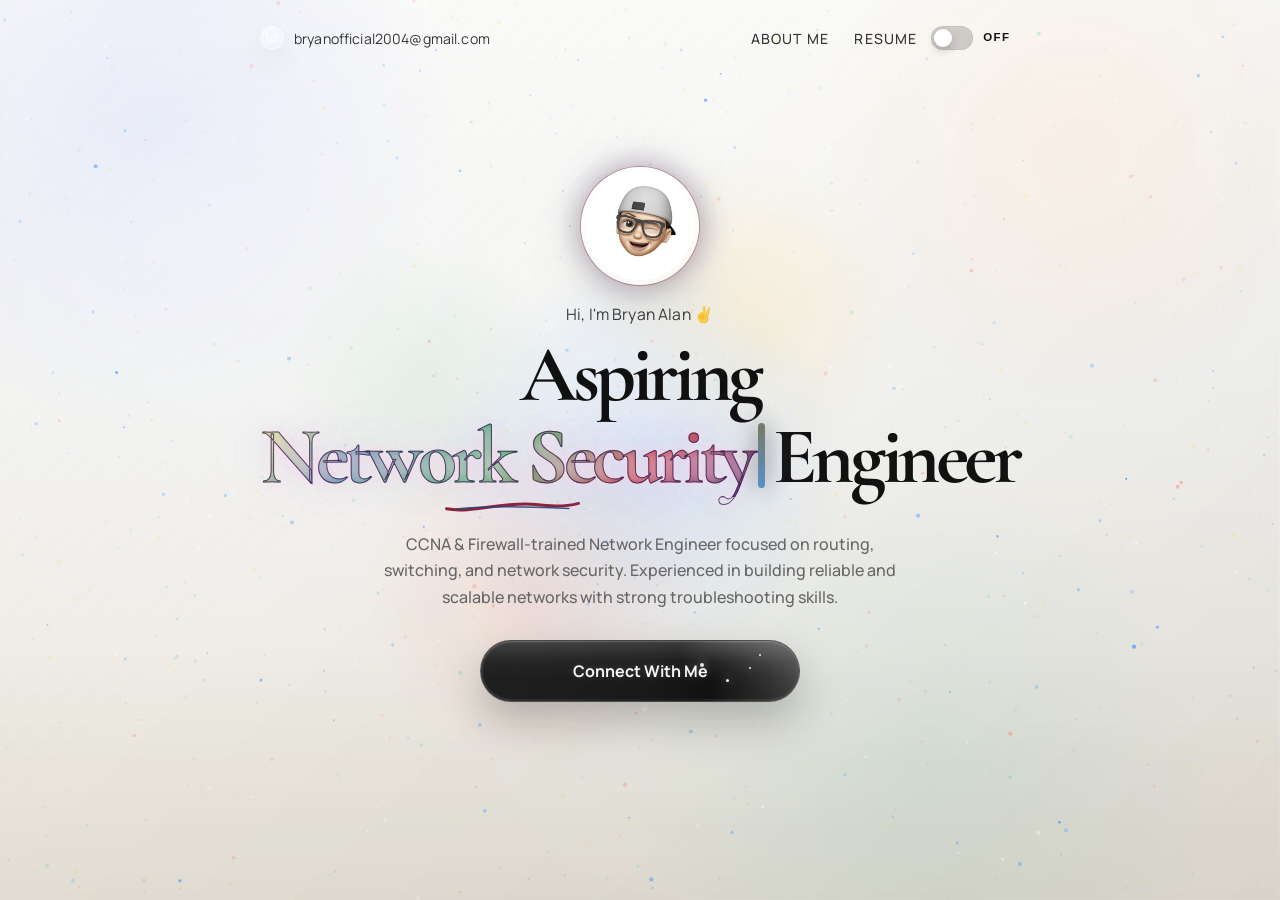
<file: index.html>
<!DOCTYPE html>
<html lang="en">
  <head>
    <meta charset="UTF-8" />
    <meta name="viewport" content="width=device-width, initial-scale=1.0" />
    <title>Bryan Alan | About Me</title>
    <meta
      name="description"
      content="About Bryan Alan, an aspiring Network Security Engineer focused on routing, switching, and secure, reliable network design."
    />
    <script>
      (() => {
        document.documentElement.classList.add("page-loading");

        try {
          const storedTheme = localStorage.getItem("theme-preference");
          const prefersDark = window.matchMedia("(prefers-color-scheme: dark)").matches;

          if (storedTheme === "dark" || (!storedTheme && prefersDark)) {
            document.documentElement.classList.add("dark-mode");
          }
        } catch {
          if (window.matchMedia("(prefers-color-scheme: dark)").matches) {
            document.documentElement.classList.add("dark-mode");
          }
        }
      })();
    </script>
    <link rel="preconnect" href="https://fonts.googleapis.com" />
    <link rel="preconnect" href="https://fonts.gstatic.com" crossorigin />
    <link
      href="https://fonts.googleapis.com/css2?family=Manrope:wght@400;500;600;700;800&family=Cormorant+Garamond:wght@600;700&display=swap"
      rel="stylesheet"
    />
    <link rel="stylesheet" href="styles.css" />
  </head>
  <body>
    <div class="page-loader" data-page-loader aria-hidden="true">
      <div class="page-loader__container">
        <span class="page-loader__spinner"></span>
        <span class="page-loader__text">Loading</span>
      </div>
    </div>
    <div class="bg-motion" aria-hidden="true">
      <canvas class="bg-motion__canvas"></canvas>
    </div>
    <div class="page-shell">
      <header class="site-header">
        <a
          class="email-link email-link--desktop"
          href="mailto:bryanofficial2004@gmail.com"
          aria-label="Email Bryan Alan"
        >
          <span class="email-icon" aria-hidden="true">
            <svg viewBox="0 0 24 24" role="img" focusable="false">
              <path
                d="M4.5 6.75h15A1.75 1.75 0 0 1 21.25 8.5v7A1.75 1.75 0 0 1 19.5 17.25h-15A1.75 1.75 0 0 1 2.75 15.5v-7A1.75 1.75 0 0 1 4.5 6.75Z"
                fill="none"
                stroke="currentColor"
                stroke-linecap="round"
                stroke-linejoin="round"
                stroke-width="1.5"
              />
              <path
                d="m4.25 8.25 6.74 5.03a1.75 1.75 0 0 0 2.02 0l6.74-5.03"
                fill="none"
                stroke="currentColor"
                stroke-linecap="round"
                stroke-linejoin="round"
                stroke-width="1.5"
              />
            </svg>
          </span>
          <span>bryanofficial2004@gmail.com</span>
        </a>

        <div class="site-header__actions">
          <nav class="site-nav site-nav--desktop" aria-label="Primary">
            <a href="index.html#about">About Me</a>
            <a href="resume.html">Resume</a>
          </nav>
          <button
            class="theme-toggle theme-toggle--desktop"
            type="button"
            data-theme-toggle
            aria-pressed="false"
            aria-label="Switch color theme"
          >
            <span class="theme-toggle__switch" aria-hidden="true">
              <span class="theme-toggle__thumb"></span>
            </span>
            <span class="theme-toggle__state" data-theme-label>Off</span>
          </button>
        </div>

        <button
          class="menu-toggle"
          type="button"
          aria-expanded="false"
          aria-controls="mobile-sidebar"
          aria-label="Open menu"
        >
          <span class="menu-toggle__line" aria-hidden="true"></span>
          <span class="menu-toggle__line" aria-hidden="true"></span>
          <span class="menu-toggle__line" aria-hidden="true"></span>
        </button>
      </header>

      <div class="mobile-nav-backdrop" hidden></div>
      <aside class="mobile-sidebar" id="mobile-sidebar" aria-label="Mobile navigation">
        <div class="mobile-sidebar__top">
          <button class="mobile-sidebar__close" type="button" aria-label="Close menu">
            <span aria-hidden="true">&times;</span>
          </button>
        </div>

        <nav class="mobile-sidebar__nav" aria-label="Mobile primary">
          <a href="index.html#about">About Me</a>
          <a href="resume.html">Resume</a>
        </nav>

        <div class="mobile-sidebar__footer">
          <button
            class="theme-toggle theme-toggle--mobile"
            type="button"
            data-theme-toggle
            aria-pressed="false"
            aria-label="Switch color theme"
          >
            <span class="theme-toggle__switch" aria-hidden="true">
              <span class="theme-toggle__thumb"></span>
            </span>
            <span class="theme-toggle__state" data-theme-label>Off</span>
          </button>
          <a class="email-link email-link--sidebar" href="mailto:bryanofficial2004@gmail.com">
            <span class="email-icon" aria-hidden="true">
              <svg viewBox="0 0 24 24" role="img" focusable="false">
                <path
                  d="M4.5 6.75h15A1.75 1.75 0 0 1 21.25 8.5v7A1.75 1.75 0 0 1 19.5 17.25h-15A1.75 1.75 0 0 1 2.75 15.5v-7A1.75 1.75 0 0 1 4.5 6.75Z"
                  fill="none"
                  stroke="currentColor"
                  stroke-linecap="round"
                  stroke-linejoin="round"
                  stroke-width="1.5"
                />
                <path
                  d="m4.25 8.25 6.74 5.03a1.75 1.75 0 0 0 2.02 0l6.74-5.03"
                  fill="none"
                  stroke="currentColor"
                  stroke-linecap="round"
                  stroke-linejoin="round"
                  stroke-width="1.5"
                />
              </svg>
            </span>
            <span>bryanofficial2004@gmail.com</span>
          </a>
        </div>
      </aside>

      <main class="about-section" id="about" aria-label="About Me">
        <div class="avatar-wrap">
          <img class="avatar" src="assests/17179.jpg" alt="Bryan Alan avatar" />
        </div>

        <p class="eyebrow">Hi, I'm Bryan Alan <span aria-hidden="true">&#x270C;&#xFE0F;</span></p>

        <section class="about-copy" aria-label="About me introduction">
          <h1>
            <span class="title-line">Aspiring</span>
            <span class="title-line nowrap">
              <span
                class="title-underline title-typewriter"
                data-words="Network Security|Network"
                aria-label="Network Security and Network"
              >
                <span class="title-typewriter__ghost" aria-hidden="true">Network Security</span>
                <span class="title-typewriter__text" aria-hidden="true">Network Security</span>
              </span>
              <span class="title-static">Engineer</span>
            </span>
          </h1>
          <p class="supporting-text">
            CCNA &amp; Firewall-trained Network Engineer focused on routing, switching, and network security. 
Experienced in building reliable and scalable networks with strong troubleshooting skills.
          </p>
        </section>
 
        <a
          class="cta-button"
          href="https://www.linkedin.com/in/bryan-alan/"
          target="_blank"
          rel="noreferrer"
        >
          <span class="cta-button__halo" aria-hidden="true"></span>
          <span class="cta-button__shine" aria-hidden="true"></span>
          <span class="cta-button__particles" aria-hidden="true">
            <span class="cta-button__particle particle-1"></span>
            <span class="cta-button__particle particle-2"></span>
            <span class="cta-button__particle particle-3"></span>
            <span class="cta-button__particle particle-4"></span>
          </span>
          <span class="cta-button__text">Connect With Me</span>
        </a>
      </main>
    </div>
    <div class="cursor-dot" aria-hidden="true"></div>
    <div class="cursor-ring" aria-hidden="true"></div>
    <script src="script.js"></script>
  </body>
</html>
</file>
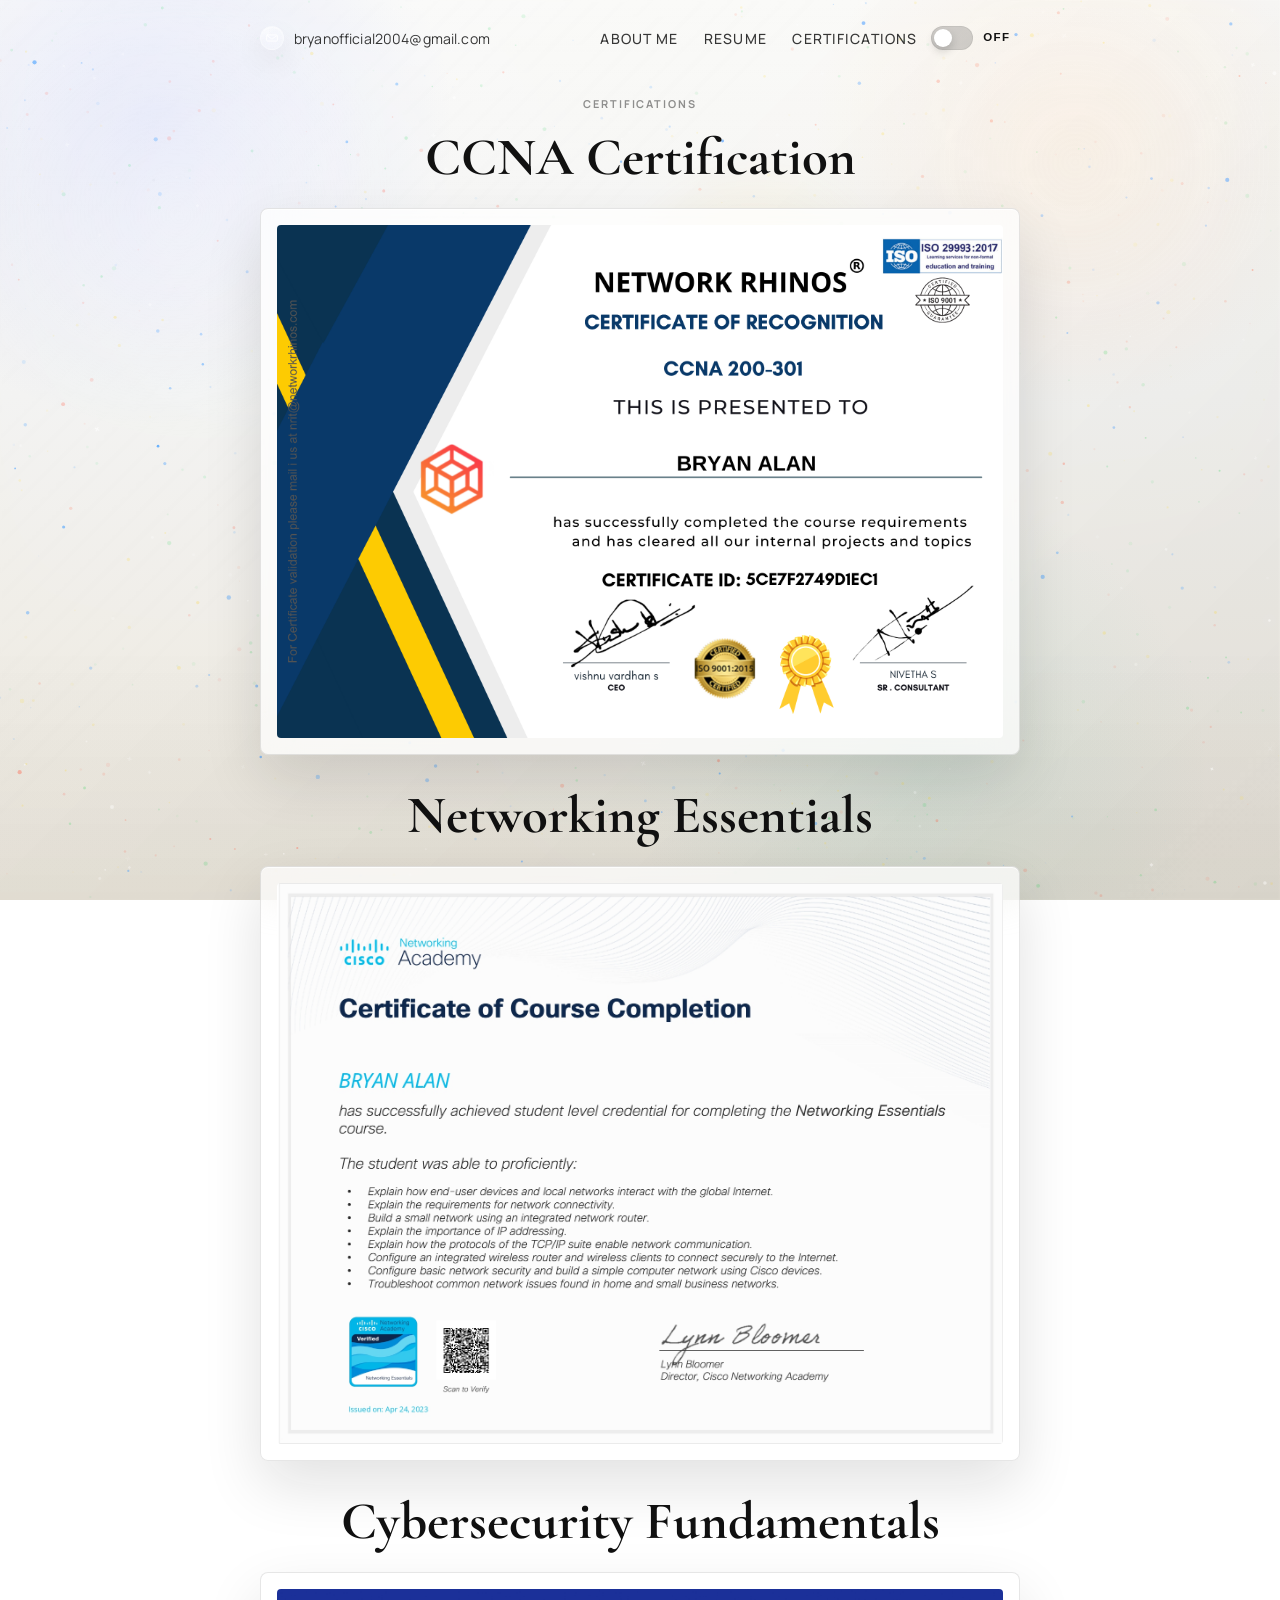
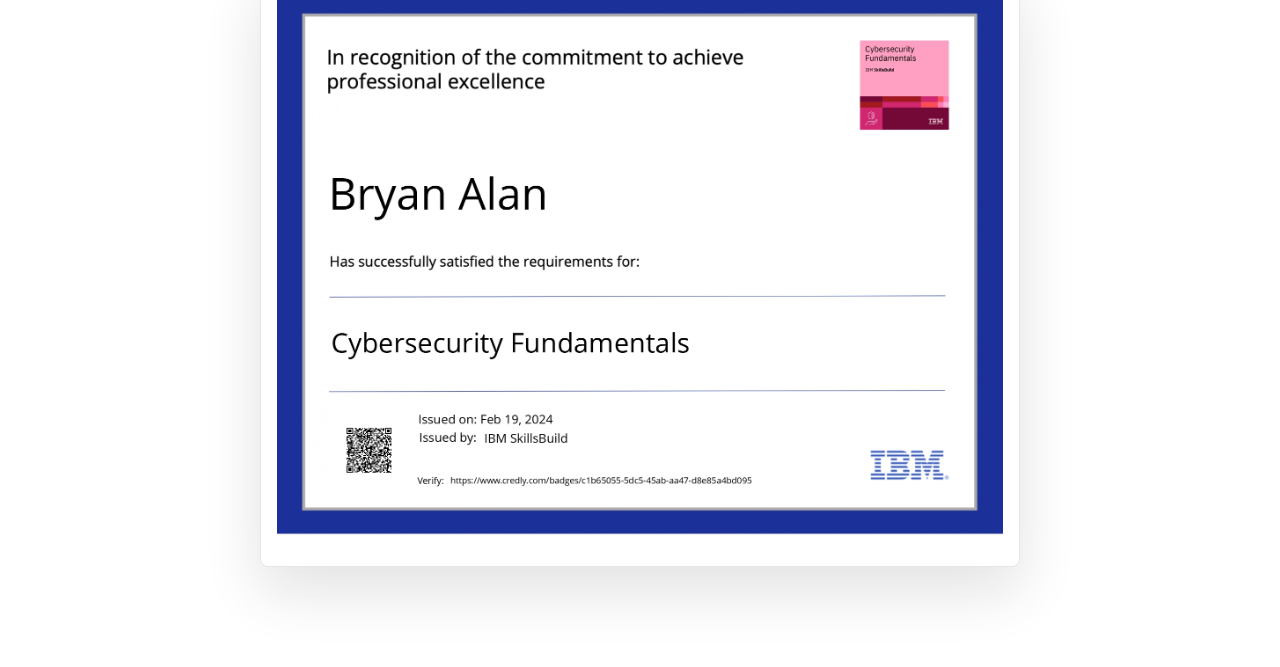
<file: certifications.html>
<!DOCTYPE html>
<html lang="en">
  <head>
    <meta charset="UTF-8" />
    <meta name="viewport" content="width=device-width, initial-scale=1.0" />
    <title>Bryan Alan | Certifications</title>
    <meta
      name="description"
      content="Certifications for Bryan Alan, including networking and security training credentials."
    />
    <script>
      (() => {
        document.documentElement.classList.add("page-loading");

        try {
          const storedTheme = localStorage.getItem("theme-preference");
          const prefersDark = window.matchMedia("(prefers-color-scheme: dark)").matches;

          if (storedTheme === "dark" || (!storedTheme && prefersDark)) {
            document.documentElement.classList.add("dark-mode");
          }
        } catch {
          if (window.matchMedia("(prefers-color-scheme: dark)").matches) {
            document.documentElement.classList.add("dark-mode");
          }
        }
      })();
    </script>
    <link rel="preconnect" href="https://fonts.googleapis.com" />
    <link rel="preconnect" href="https://fonts.gstatic.com" crossorigin />
    <link
      href="https://fonts.googleapis.com/css2?family=Manrope:wght@400;500;600;700;800&family=Cormorant+Garamond:wght@600;700&display=swap"
      rel="stylesheet"
    />
    <link rel="stylesheet" href="styles.css" />
  </head>
  <body>
    <div class="page-loader" data-page-loader aria-hidden="true">
      <div class="page-loader__container">
        <span class="page-loader__spinner"></span>
        <span class="page-loader__text">Loading</span>
      </div>
    </div>
    <div class="bg-motion" aria-hidden="true">
      <canvas class="bg-motion__canvas"></canvas>
    </div>
    <div class="page-shell">
      <header class="site-header">
        <a
          class="email-link email-link--desktop"
          href="mailto:bryanofficial2004@gmail.com"
          aria-label="Email Bryan Alan"
        >
          <span class="email-icon" aria-hidden="true">
            <svg viewBox="0 0 24 24" role="img" focusable="false">
              <path
                d="M4.5 6.75h15A1.75 1.75 0 0 1 21.25 8.5v7A1.75 1.75 0 0 1 19.5 17.25h-15A1.75 1.75 0 0 1 2.75 15.5v-7A1.75 1.75 0 0 1 4.5 6.75Z"
                fill="none"
                stroke="currentColor"
                stroke-linecap="round"
                stroke-linejoin="round"
                stroke-width="1.5"
              />
              <path
                d="m4.25 8.25 6.74 5.03a1.75 1.75 0 0 0 2.02 0l6.74-5.03"
                fill="none"
                stroke="currentColor"
                stroke-linecap="round"
                stroke-linejoin="round"
                stroke-width="1.5"
              />
            </svg>
          </span>
          <span>bryanofficial2004@gmail.com</span>
        </a>

        <div class="site-header__actions">
          <nav class="site-nav site-nav--desktop" aria-label="Primary">
            <a href="index.html#about">About Me</a>
            <a href="resume.html">Resume</a>
            <a href="certifications.html" aria-current="page">Certifications</a>
          </nav>
          <button
            class="theme-toggle theme-toggle--desktop"
            type="button"
            data-theme-toggle
            aria-pressed="false"
            aria-label="Switch color theme"
          >
            <span class="theme-toggle__switch" aria-hidden="true">
              <span class="theme-toggle__thumb"></span>
            </span>
            <span class="theme-toggle__state" data-theme-label>Off</span>
          </button>
        </div>

        <button
          class="menu-toggle"
          type="button"
          aria-expanded="false"
          aria-controls="mobile-sidebar"
          aria-label="Open menu"
        >
          <span class="menu-toggle__line" aria-hidden="true"></span>
          <span class="menu-toggle__line" aria-hidden="true"></span>
          <span class="menu-toggle__line" aria-hidden="true"></span>
        </button>
      </header>

      <div class="mobile-nav-backdrop" hidden></div>
      <aside class="mobile-sidebar" id="mobile-sidebar" aria-label="Mobile navigation">
        <div class="mobile-sidebar__top">
          <button class="mobile-sidebar__close" type="button" aria-label="Close menu">
            <span aria-hidden="true">&times;</span>
          </button>
        </div>

        <nav class="mobile-sidebar__nav" aria-label="Mobile primary">
          <a href="index.html#about">About Me</a>
          <a href="resume.html">Resume</a>
          <a href="certifications.html" aria-current="page">Certifications</a>
        </nav>

        <div class="mobile-sidebar__footer">
          <button
            class="theme-toggle theme-toggle--mobile"
            type="button"
            data-theme-toggle
            aria-pressed="false"
            aria-label="Switch color theme"
          >
            <span class="theme-toggle__switch" aria-hidden="true">
              <span class="theme-toggle__thumb"></span>
            </span>
            <span class="theme-toggle__state" data-theme-label>Off</span>
          </button>
          <a class="email-link email-link--sidebar" href="mailto:bryanofficial2004@gmail.com">
            <span class="email-icon" aria-hidden="true">
              <svg viewBox="0 0 24 24" role="img" focusable="false">
                <path
                  d="M4.5 6.75h15A1.75 1.75 0 0 1 21.25 8.5v7A1.75 1.75 0 0 1 19.5 17.25h-15A1.75 1.75 0 0 1 2.75 15.5v-7A1.75 1.75 0 0 1 4.5 6.75Z"
                  fill="none"
                  stroke="currentColor"
                  stroke-linecap="round"
                  stroke-linejoin="round"
                  stroke-width="1.5"
                />
                <path
                  d="m4.25 8.25 6.74 5.03a1.75 1.75 0 0 0 2.02 0l6.74-5.03"
                  fill="none"
                  stroke="currentColor"
                  stroke-linecap="round"
                  stroke-linejoin="round"
                  stroke-width="1.5"
                />
              </svg>
            </span>
            <span>bryanofficial2004@gmail.com</span>
          </a>
        </div>
      </aside>

      <main class="certifications-section" id="certifications" aria-labelledby="certifications-title">
        <div class="section-heading">
          <p class="detail-label">Certifications</p>
          <h1 id="certifications-title">CCNA Certification</h1>
        </div>

        <figure class="certificate-card">
          <img
            class="certificate-image"
            src="assests/Certificate%20Bryan%20Alan%20.png"
            alt="CCNA certificate"
          />
        </figure>

        <div class="section-heading section-heading--certificate">
          <h2>Networking Essentials</h2>
        </div>

        <figure class="certificate-card">
          <img
            class="certificate-image"
            src="assests/Networking%20Essentials_page-0001.jpg"
            alt="Networking Essentials certificate"
          />
        </figure>

        <div class="section-heading section-heading--certificate">
          <h2>Cybersecurity Fundamentals</h2>
        </div>

        <figure class="certificate-card">
          <img
            class="certificate-image"
            src="assests/Cybersecurity%20Fundamentals_page-0001.jpg"
            alt="Cybersecurity Fundamentals certificate"
          />
        </figure>
      </main>
    </div>
    <div class="cursor-dot" aria-hidden="true"></div>
    <div class="cursor-ring" aria-hidden="true"></div>
    <script src="script.js"></script>
  </body>
</html>
</file>
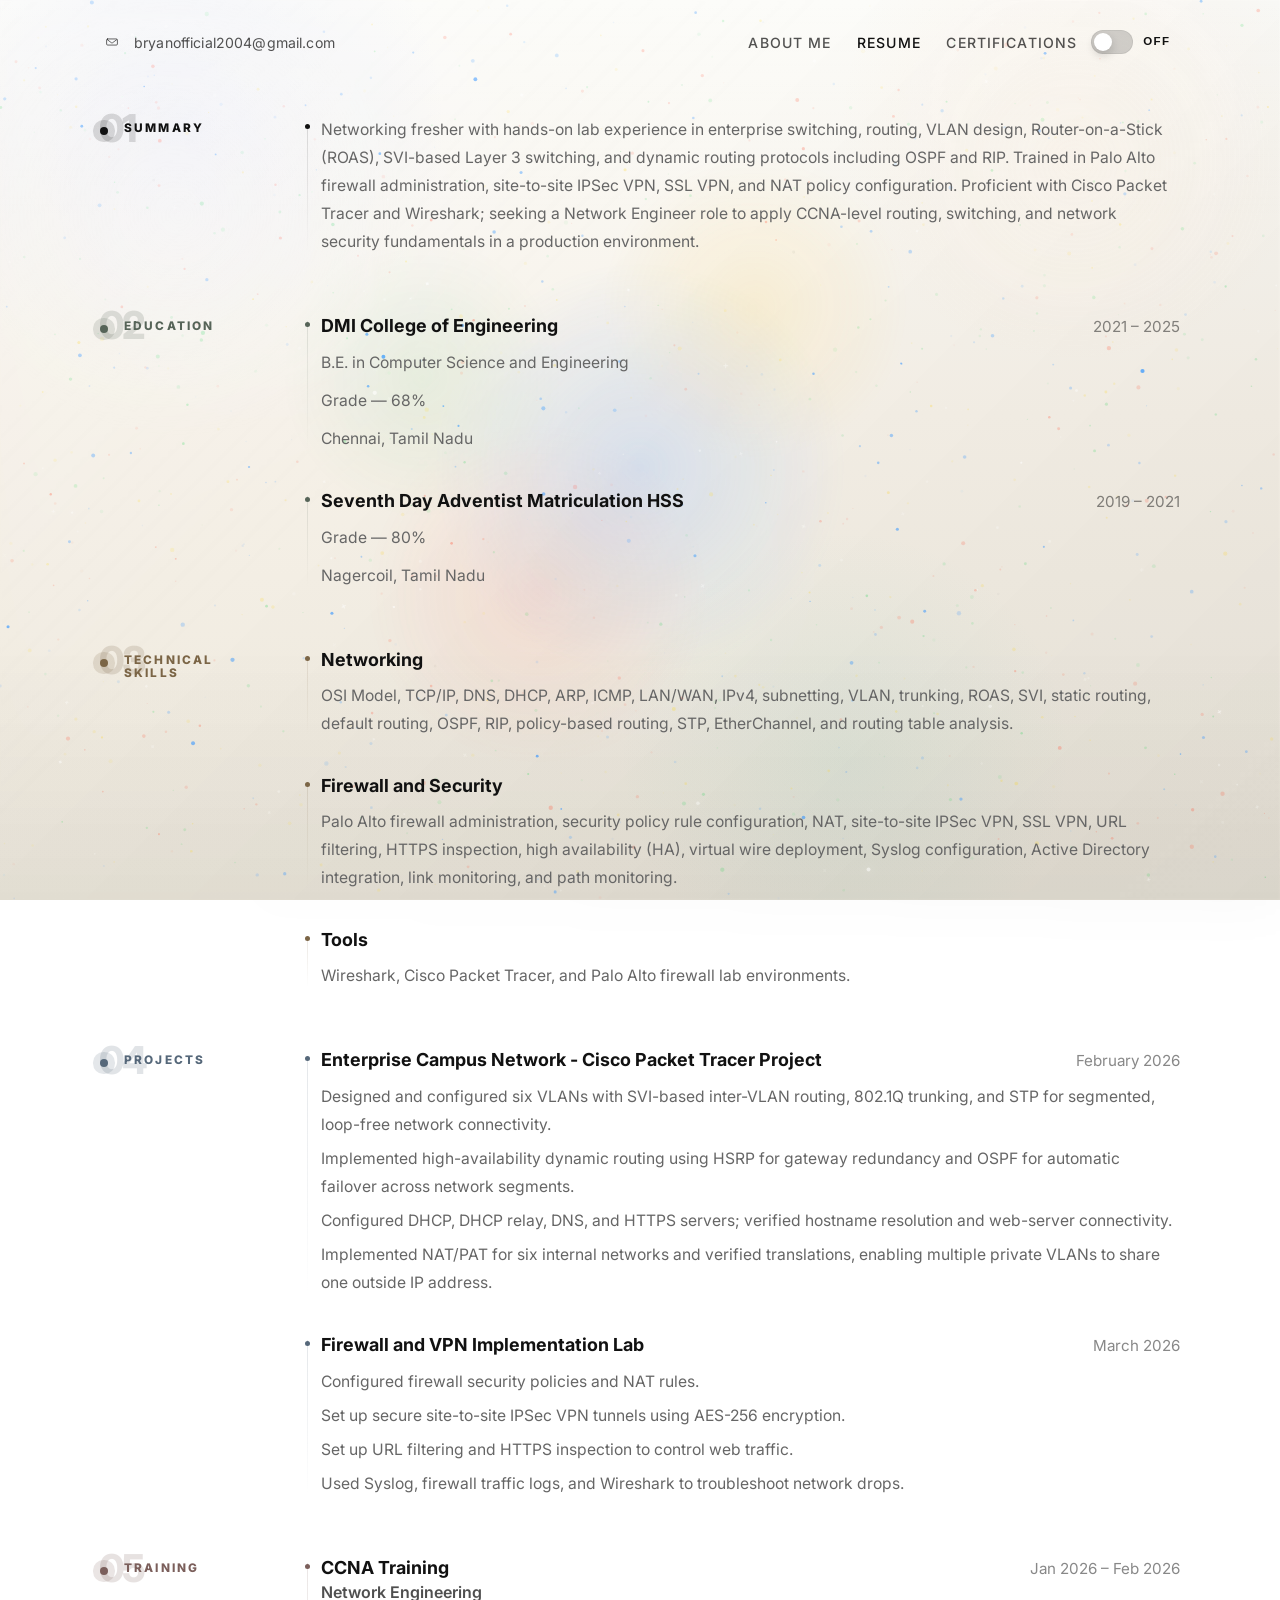
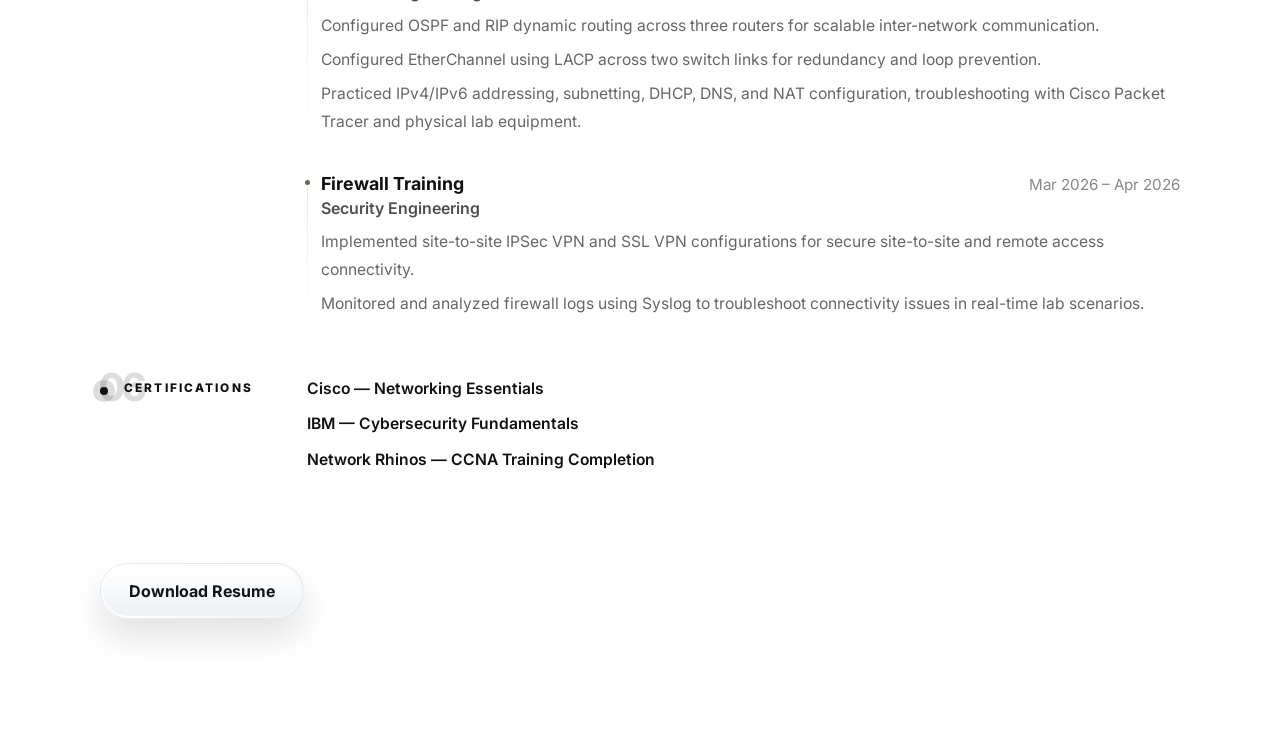
<file: resume.html>
<!DOCTYPE html>
<html lang="en">
  <head>
    <meta charset="UTF-8" />
    <meta name="viewport" content="width=device-width, initial-scale=1.0" />
    <title>Bryan Alan | Resume</title>
    <meta
      name="description"
      content="Resume of Bryan Alan, a Network Engineer fresher specializing in routing, switching, and network security."
    />
    <script>
      (() => {
        document.documentElement.classList.add("page-loading");

        try {
          const storedTheme = localStorage.getItem("theme-preference");
          const prefersDark = window.matchMedia("(prefers-color-scheme: dark)").matches;

          if (storedTheme === "dark" || (!storedTheme && prefersDark)) {
            document.documentElement.classList.add("dark-mode");
          }
        } catch {
          if (window.matchMedia("(prefers-color-scheme: dark)").matches) {
            document.documentElement.classList.add("dark-mode");
          }
        }
      })();
    </script>
    <link rel="preconnect" href="https://fonts.googleapis.com" />
    <link rel="preconnect" href="https://fonts.gstatic.com" crossorigin />
    <link
      href="https://fonts.googleapis.com/css2?family=Inter:wght@400;500;600;700;800&family=Manrope:wght@400;500;600;700;800&display=swap"
      rel="stylesheet"
    />
    <link rel="stylesheet" href="styles.css" />
  </head>
  <body class="resume-body">
    <div class="page-loader" data-page-loader aria-hidden="true">
      <div class="page-loader__container">
        <span class="page-loader__spinner"></span>
        <span class="page-loader__text">Loading</span>
      </div>
    </div>
    <div class="bg-motion" aria-hidden="true">
      <canvas class="bg-motion__canvas"></canvas>
    </div>
    <div class="page-shell">
      <header class="site-header">
        <a
          class="email-link email-link--desktop"
          href="mailto:bryanofficial2004@gmail.com"
          aria-label="Email Bryan Alan"
        >
          <span class="email-icon" aria-hidden="true">
            <svg viewBox="0 0 24 24" role="img" focusable="false">
              <path
                d="M4.5 6.75h15A1.75 1.75 0 0 1 21.25 8.5v7A1.75 1.75 0 0 1 19.5 17.25h-15A1.75 1.75 0 0 1 2.75 15.5v-7A1.75 1.75 0 0 1 4.5 6.75Z"
                fill="none"
                stroke="currentColor"
                stroke-linecap="round"
                stroke-linejoin="round"
                stroke-width="1.5"
              />
              <path
                d="m4.25 8.25 6.74 5.03a1.75 1.75 0 0 0 2.02 0l6.74-5.03"
                fill="none"
                stroke="currentColor"
                stroke-linecap="round"
                stroke-linejoin="round"
                stroke-width="1.5"
              />
            </svg>
          </span>
          <span>bryanofficial2004@gmail.com</span>
        </a>

        <div class="site-header__actions">
          <nav class="site-nav site-nav--desktop" aria-label="Primary">
            <a href="index.html#about">About Me</a>
            <a href="resume.html" aria-current="page">Resume</a>
            <a href="certifications.html">Certifications</a>
          </nav>
          <button
            class="theme-toggle theme-toggle--desktop"
            type="button"
            data-theme-toggle
            aria-pressed="false"
            aria-label="Switch color theme"
          >
            <span class="theme-toggle__switch" aria-hidden="true">
              <span class="theme-toggle__thumb"></span>
            </span>
            <span class="theme-toggle__state" data-theme-label>Off</span>
          </button>
        </div>

        <button
          class="menu-toggle"
          type="button"
          aria-expanded="false"
          aria-controls="mobile-sidebar"
          aria-label="Open menu"
        >
          <span class="menu-toggle__line" aria-hidden="true"></span>
          <span class="menu-toggle__line" aria-hidden="true"></span>
          <span class="menu-toggle__line" aria-hidden="true"></span>
        </button>
      </header>

      <div class="mobile-nav-backdrop" hidden></div>
      <aside class="mobile-sidebar" id="mobile-sidebar" aria-label="Mobile navigation">
        <div class="mobile-sidebar__top">
          <button class="mobile-sidebar__close" type="button" aria-label="Close menu">
            <span aria-hidden="true">&times;</span>
          </button>
        </div>

        <nav class="mobile-sidebar__nav" aria-label="Mobile primary">
          <a href="index.html#about">About Me</a>
          <a href="resume.html" aria-current="page">Resume</a>
          <a href="certifications.html">Certifications</a>
        </nav>

        <div class="mobile-sidebar__footer">
          <button
            class="theme-toggle theme-toggle--mobile"
            type="button"
            data-theme-toggle
            aria-pressed="false"
            aria-label="Switch color theme"
          >
            <span class="theme-toggle__switch" aria-hidden="true">
              <span class="theme-toggle__thumb"></span>
            </span>
            <span class="theme-toggle__state" data-theme-label>Off</span>
          </button>
          <a class="email-link email-link--sidebar" href="mailto:bryanofficial2004@gmail.com">
            <span class="email-icon" aria-hidden="true">
              <svg viewBox="0 0 24 24" role="img" focusable="false">
                <path
                  d="M4.5 6.75h15A1.75 1.75 0 0 1 21.25 8.5v7A1.75 1.75 0 0 1 19.5 17.25h-15A1.75 1.75 0 0 1 2.75 15.5v-7A1.75 1.75 0 0 1 4.5 6.75Z"
                  fill="none"
                  stroke="currentColor"
                  stroke-linecap="round"
                  stroke-linejoin="round"
                  stroke-width="1.5"
                />
                <path
                  d="m4.25 8.25 6.74 5.03a1.75 1.75 0 0 0 2.02 0l6.74-5.03"
                  fill="none"
                  stroke="currentColor"
                  stroke-linecap="round"
                  stroke-linejoin="round"
                  stroke-width="1.5"
                />
              </svg>
            </span>
            <span>bryanofficial2004@gmail.com</span>
          </a>
        </div>
      </aside>

      <main class="resume-section resume-page" id="resume" aria-label="Resume">
        <div class="resume-grid">
          <section class="resume-row" aria-labelledby="summary-heading">
            <p class="resume-label" id="summary-heading">Summary</p>
            <div class="resume-content">
              <article class="resume-entry">
                <p class="resume-inline">
                  Networking fresher with hands-on lab experience in enterprise switching, routing,
                  VLAN design, Router-on-a-Stick (ROAS), SVI-based Layer 3 switching, and dynamic
                  routing protocols including OSPF and RIP. Trained in Palo Alto firewall
                  administration, site-to-site IPSec VPN, SSL VPN, and NAT policy configuration.
                  Proficient with Cisco Packet Tracer and Wireshark; seeking a Network Engineer role
                  to apply CCNA-level routing, switching, and network security fundamentals in a
                  production environment.
                </p>
              </article>
            </div>
          </section>

          <section class="resume-row" aria-labelledby="education-heading">
            <p class="resume-label" id="education-heading">Education</p>
            <div class="resume-content">
              <article class="resume-entry">
                <div class="resume-title-line">
                  <h2 class="resume-item-title">DMI College of Engineering</h2>
                  <p class="resume-meta">2021 &ndash; 2025</p>
                </div>
                <p class="resume-inline">B.E. in Computer Science and Engineering</p>
                <p class="resume-inline">Grade &mdash; 68%</p>
                <p class="resume-inline">Chennai, Tamil Nadu</p>
              </article>

              <article class="resume-entry">
                <div class="resume-title-line">
                  <h2 class="resume-item-title">Seventh Day Adventist Matriculation HSS</h2>
                  <p class="resume-meta">2019 &ndash; 2021</p>
                </div>
                <p class="resume-inline">Grade &mdash; 80%</p>
                <p class="resume-inline">Nagercoil, Tamil Nadu</p>
              </article>

            </div>
          </section>

          <section class="resume-row" aria-labelledby="skills-heading">
            <p class="resume-label" id="skills-heading">Technical Skills</p>
            <div class="resume-content">
              <article class="resume-entry">
                <h2 class="resume-item-title">Networking</h2>
                <p class="resume-inline">
                  OSI Model, TCP/IP, DNS, DHCP, ARP, ICMP, LAN/WAN, IPv4, subnetting, VLAN,
                  trunking, ROAS, SVI, static routing, default routing, OSPF, RIP, policy-based
                  routing, STP, EtherChannel, and routing table analysis.
                </p>
              </article>

              <article class="resume-entry">
                <h2 class="resume-item-title">Firewall and Security</h2>
                <p class="resume-inline">
                  Palo Alto firewall administration, security policy rule configuration, NAT,
                  site-to-site IPSec VPN, SSL VPN, URL filtering, HTTPS inspection, high availability
                  (HA), virtual wire deployment, Syslog configuration, Active Directory integration,
                  link monitoring, and path monitoring.
                </p>
              </article>

              <article class="resume-entry">
                <h2 class="resume-item-title">Tools</h2>
                <p class="resume-inline">
                  Wireshark, Cisco Packet Tracer, and Palo Alto firewall lab environments.
                </p>
              </article>
            </div>
          </section>

          <section class="resume-row" aria-labelledby="projects-heading">
            <p class="resume-label" id="projects-heading">Projects</p>
            <div class="resume-content">
              <article class="resume-entry">
                <div class="resume-title-line">
                  <h2 class="resume-item-title">
                    Enterprise Campus Network - Cisco Packet Tracer Project
                  </h2>
                  <p class="resume-meta">February 2026</p>
                </div>
                <div class="resume-copy">
                  <p>Designed and configured six VLANs with SVI-based inter-VLAN routing, 802.1Q trunking, and STP for segmented, loop-free network connectivity.</p>
                  <p>Implemented high-availability dynamic routing using HSRP for gateway redundancy and OSPF for automatic failover across network segments.</p>
                  <p>Configured DHCP, DHCP relay, DNS, and HTTPS servers; verified hostname resolution and web-server connectivity.</p>
                  <p>Implemented NAT/PAT for six internal networks and verified translations, enabling multiple private VLANs to share one outside IP address.</p>
                </div>
              </article>

              <article class="resume-entry">
                <div class="resume-title-line">
                  <h2 class="resume-item-title">Firewall and VPN Implementation Lab</h2>
                  <p class="resume-meta">March 2026</p>
                </div>
                <div class="resume-copy">
                  <p>Configured firewall security policies and NAT rules.</p>
                  <p>Set up secure site-to-site IPSec VPN tunnels using AES-256 encryption.</p>
                  <p>Set up URL filtering and HTTPS inspection to control web traffic.</p>
                  <p>Used Syslog, firewall traffic logs, and Wireshark to troubleshoot network drops.</p>
                </div>
              </article>
            </div>
          </section>

          <section class="resume-row" aria-labelledby="experience-heading">
            <p class="resume-label" id="experience-heading">Training</p>
            <div class="resume-content">
              <article class="resume-entry">
                <div class="resume-title-line">
                  <div>
                    <h2 class="resume-item-title">CCNA Training</h2>
                    <p class="resume-item-role">Network Engineering</p>
                  </div>
                  <p class="resume-meta">Jan 2026 &ndash; Feb 2026</p>
                </div>
                <div class="resume-copy">
                  <p>Configured OSPF and RIP dynamic routing across three routers for scalable inter-network communication.</p>
                  <p>Configured EtherChannel using LACP across two switch links for redundancy and loop prevention.</p>
                  <p>Practiced IPv4/IPv6 addressing, subnetting, DHCP, DNS, and NAT configuration, troubleshooting with Cisco Packet Tracer and physical lab equipment.</p>
                </div>
              </article>

              <article class="resume-entry">
                <div class="resume-title-line">
                  <div>
                    <h2 class="resume-item-title">Firewall Training</h2>
                    <p class="resume-item-role">Security Engineering</p>
                  </div>
                  <p class="resume-meta">Mar 2026 &ndash; Apr 2026</p>
                </div>
                <div class="resume-copy">
                  <p>Implemented site-to-site IPSec VPN and SSL VPN configurations for secure site-to-site and remote access connectivity.</p>
                  <p>Monitored and analyzed firewall logs using Syslog to troubleshoot connectivity issues in real-time lab scenarios.</p>
                </div>
              </article>
            </div>
          </section>

          <section class="resume-row" aria-labelledby="certifications-heading">
            <p class="resume-label" id="certifications-heading">Certifications</p>
            <div class="resume-content resume-certifications">
              <p>Cisco &mdash; Networking Essentials</p>
              <p>IBM &mdash; Cybersecurity Fundamentals</p>
              <p>Network Rhinos &mdash; CCNA Training Completion</p>
            </div>
          </section>
        </div>

        <div class="resume-actions">
          <a
            class="cta-button resume-download"
            href="Bryan-Alan-Resume.pdf"
            download="Bryan-Alan-Resume.pdf"
            aria-label="Download Bryan Alan resume"
          >
            <span class="cta-button__halo" aria-hidden="true"></span>
            <span class="cta-button__shine" aria-hidden="true"></span>
            <span class="cta-button__particles" aria-hidden="true">
              <span class="cta-button__particle particle-1"></span>
              <span class="cta-button__particle particle-2"></span>
              <span class="cta-button__particle particle-3"></span>
              <span class="cta-button__particle particle-4"></span>
            </span>
            <span class="cta-button__text">Download Resume</span>
          </a>
        </div>
      </main>
    </div>
    <div class="cursor-dot" aria-hidden="true"></div>
    <div class="cursor-ring" aria-hidden="true"></div>
    <script src="script.js"></script>
  </body>
</html>
</file>
<file: styles.css>
:root {
  --bg: #f3f3f1;
  --bg-accent: #fafaf8;
  --bg-deep: #ece7dc;
  --bg-glow-1: rgba(99, 122, 255, 0.16);
  --bg-glow-2: rgba(255, 175, 110, 0.14);
  --bg-glow-3: rgba(72, 188, 167, 0.1);
  --surface: rgba(255, 255, 255, 0.72);
  --text: #111111;
  --muted: #666666;
  --line: rgba(17, 17, 17, 0.08);
  --shadow: 0 28px 70px rgba(17, 17, 17, 0.08);
  --radius-xl: 36px;
  --radius-pill: 999px;
  --max-width: 1180px;
}

*,
*::before,
*::after {
  box-sizing: border-box;
}

html {
  scroll-behavior: smooth;
}

body {
  margin: 0;
  min-height: 100vh;
  font-family: "Manrope", "Segoe UI", sans-serif;
  background:
    radial-gradient(circle at 12% 14%, var(--bg-glow-1), transparent 22%),
    radial-gradient(circle at 84% 16%, var(--bg-glow-2), transparent 20%),
    radial-gradient(circle at 72% 86%, var(--bg-glow-3), transparent 24%),
    linear-gradient(180deg, var(--bg-accent) 0%, var(--bg) 44%, var(--bg-deep) 100%);
  background-attachment: fixed;
  color: var(--text);
  overflow-x: hidden;
}

html.page-loading,
html.page-loading body {
  overflow: hidden;
}

body.custom-cursor-enabled,
body.custom-cursor-enabled a,
body.custom-cursor-enabled button {
  cursor: none;
}

body::before {
  content: "";
  position: fixed;
  inset: 0;
  background-image:
    radial-gradient(circle at 1px 1px, rgba(17, 17, 17, 0.055) 1px, transparent 0),
    linear-gradient(rgba(17, 17, 17, 0.016) 1px, transparent 1px),
    linear-gradient(90deg, rgba(17, 17, 17, 0.016) 1px, transparent 1px),
    radial-gradient(circle at 16% 20%, rgba(255, 255, 255, 0.66), transparent 24%),
    radial-gradient(circle at 86% 82%, rgba(17, 17, 17, 0.04), transparent 30%),
    radial-gradient(circle at 50% 52%, rgba(255, 255, 255, 0.16), transparent 44%);
  background-size: 28px 28px, 112px 112px, 112px 112px, 100% 100%, 100% 100%, 100% 100%;
  mask-image: radial-gradient(circle at center, black 38%, transparent 88%);
  mix-blend-mode: soft-light;
  pointer-events: none;
  z-index: 0;
  opacity: 0.72;
}

body::after {
  content: "";
  position: fixed;
  inset: 0;
  pointer-events: none;
  opacity: 0.86;
  background:
    radial-gradient(circle at 16% 18%, rgba(99, 122, 255, 0.18) 0, rgba(99, 122, 255, 0.1) 18%, transparent 40%),
    radial-gradient(circle at 84% 14%, rgba(255, 175, 110, 0.18) 0, rgba(255, 175, 110, 0.1) 18%, transparent 36%),
    radial-gradient(circle at 58% 70%, rgba(72, 188, 167, 0.14) 0, rgba(72, 188, 167, 0.08) 16%, transparent 34%),
    radial-gradient(circle at 48% 42%, rgba(255, 255, 255, 0.18), transparent 26%);
  filter: blur(32px) saturate(120%);
  mix-blend-mode: screen;
  z-index: 0;
  animation: auroraDrift 18s ease-in-out infinite alternate;
}

a {
  color: inherit;
  text-decoration: none;
}

.page-shell {
  position: relative;
  z-index: 1;
  min-height: 100vh;
  padding: 20px 24px 32px;
}

.bg-motion {
  position: fixed;
  inset: 0;
  z-index: 0;
  pointer-events: none;
  overflow: hidden;
  isolation: isolate;
}

.bg-motion::after {
  content: "";
  position: absolute;
  inset: 0;
  background:
    radial-gradient(circle at 14% 24%, rgba(255, 255, 255, 0.26), transparent 17%),
    radial-gradient(circle at 84% 18%, rgba(255, 255, 255, 0.16), transparent 15%),
    radial-gradient(circle at 50% 52%, rgba(66, 133, 244, 0.16), transparent 26%),
    radial-gradient(circle at 42% 66%, rgba(234, 67, 53, 0.1), transparent 18%),
    radial-gradient(circle at 59% 34%, rgba(251, 188, 5, 0.1), transparent 16%),
    radial-gradient(circle at 33% 42%, rgba(52, 168, 83, 0.08), transparent 14%),
    linear-gradient(135deg, rgba(255, 255, 255, 0.12), transparent 38%, rgba(17, 17, 17, 0.05) 100%);
  opacity: 0.94;
  mix-blend-mode: screen;
  filter: blur(1px) saturate(118%);
  animation: auroraSweep 20s ease-in-out infinite alternate;
}

.bg-motion::before {
  content: "";
  position: absolute;
  inset: 0;
  background:
    radial-gradient(circle at 12% 20%, rgba(17, 17, 17, 0.045) 0 1px, transparent 1.8px),
    radial-gradient(circle at 34% 74%, rgba(17, 17, 17, 0.04) 0 1px, transparent 1.7px),
    radial-gradient(circle at 62% 28%, rgba(17, 17, 17, 0.055) 0 1.1px, transparent 1.9px),
    radial-gradient(circle at 78% 66%, rgba(17, 17, 17, 0.032) 0 0.9px, transparent 1.6px),
    linear-gradient(180deg, rgba(255, 255, 255, 0.12), transparent 24%, transparent 72%, rgba(17, 17, 17, 0.06));
  opacity: 0.74;
  mix-blend-mode: multiply;
}

.bg-motion__canvas {
  width: 100%;
  height: 100%;
  display: block;
  opacity: 0.82;
  mix-blend-mode: screen;
  filter: saturate(138%) brightness(1.05) contrast(1.02);
}

.page-loader {
  position: fixed;
  inset: 0;
  display: grid;
  place-items: center;
  padding: 24px;
  background:
    radial-gradient(circle at 50% 40%, rgba(255, 255, 255, 0.78), transparent 34%),
    linear-gradient(180deg, rgba(250, 250, 248, 0.96), rgba(243, 243, 241, 0.98));
  z-index: 12000;
  opacity: 1;
  visibility: visible;
  transition:
    opacity 420ms ease,
    visibility 420ms ease;
}

.page-loader__container {
  min-width: min(100%, 220px);
  padding: 20px 26px;
  display: inline-flex;
  align-items: center;
  justify-content: center;
  gap: 14px;
  border-radius: 999px;
  background: rgba(255, 255, 255, 0.72);
  box-shadow:
    0 18px 48px rgba(17, 17, 17, 0.08),
    inset 0 1px 0 rgba(255, 255, 255, 0.65);
  backdrop-filter: blur(18px);
}

.page-loader__spinner {
  width: 16px;
  height: 16px;
  border: 2px solid rgba(17, 17, 17, 0.14);
  border-top-color: rgba(17, 17, 17, 0.86);
  border-radius: 50%;
  animation: loaderSpin 780ms linear infinite;
}

.page-loader__text {
  font-size: 0.82rem;
  letter-spacing: 0.16em;
  text-transform: uppercase;
  color: rgba(17, 17, 17, 0.78);
}

html.page-ready .page-loader {
  opacity: 0;
  visibility: hidden;
}

.cursor-dot,
.cursor-ring {
  position: fixed;
  left: 0;
  top: 0;
  pointer-events: none;
  opacity: 0;
  z-index: 9999;
  transform: translate(-50%, -50%);
  transition:
    opacity 180ms ease,
    width 220ms ease,
    height 220ms ease,
    background-color 220ms ease,
    border-color 220ms ease,
    box-shadow 220ms ease;
  will-change: translate, transform, width, height, opacity;
}

.cursor-dot {
  width: 8px;
  height: 8px;
  border-radius: 50%;
  background: #111111;
}

.cursor-ring {
  width: 34px;
  height: 34px;
  border: 1.5px solid rgba(17, 17, 17, 0.8);
  border-radius: 50%;
  background: rgba(255, 255, 255, 0.08);
  backdrop-filter: blur(2px);
}

body.custom-cursor-enabled.cursor-visible .cursor-dot,
body.custom-cursor-enabled.cursor-visible .cursor-ring {
  opacity: 1;
}

body.custom-cursor-enabled.cursor-hover .cursor-ring {
  width: 52px;
  height: 52px;
  border-color: rgba(17, 17, 17, 0.92);
  background: rgba(17, 17, 17, 0.07);
  box-shadow: 0 0 0 8px rgba(17, 17, 17, 0.04);
}

body.custom-cursor-enabled.cursor-hover .cursor-dot {
  width: 10px;
  height: 10px;
}

body.custom-cursor-enabled.cursor-pressed .cursor-ring {
  width: 28px;
  height: 28px;
}

body.custom-cursor-enabled.cursor-pressed .cursor-dot {
  transform: translate(-50%, -50%) scale(0.84);
}

.site-header,
.about-section,
.certifications-section {
  position: relative;
  z-index: 1;
}

.site-header {
  max-width: 760px;
  margin: 0 auto;
  display: flex;
  align-items: center;
  justify-content: space-between;
  gap: 18px;
}

.site-header__actions {
  display: flex;
  align-items: center;
  justify-content: flex-end;
  gap: 14px;
  margin-left: auto;
}

.email-link,
.site-nav a {
  font-size: 0.88rem;
  letter-spacing: 0.01em;
  color: rgba(17, 17, 17, 0.84);
}

.email-link {
  display: inline-flex;
  align-items: center;
  gap: 10px;
  padding: 6px 0;
  transition: color 180ms ease, transform 180ms ease;
}

.email-link:hover,
.email-link:focus-visible,
.site-nav a:hover,
.site-nav a:focus-visible {
  color: var(--text);
}

.email-link:hover {
  transform: translateY(-1px);
}

.email-icon {
  position: relative;
  width: 24px;
  height: 24px;
  display: inline-grid;
  place-items: center;
  border-radius: 50%;
  overflow: hidden;
  isolation: isolate;
  border: 1px solid rgba(255, 255, 255, 0.34);
  background:
    linear-gradient(180deg, rgba(255, 255, 255, 0.4), rgba(255, 255, 255, 0.18));
  color: rgba(255, 255, 255, 0.94);
  box-shadow:
    0 12px 30px rgba(17, 17, 17, 0.08),
    inset 0 1px 0 rgba(255, 255, 255, 0.36);
  backdrop-filter: blur(14px) saturate(155%);
  -webkit-backdrop-filter: blur(14px) saturate(155%);
}

.email-icon::before {
  content: "";
  position: absolute;
  inset: 0;
  background:
    linear-gradient(140deg, rgba(255, 255, 255, 0.52), transparent 38%, transparent 70%, rgba(255, 255, 255, 0.12)),
    radial-gradient(circle at 28% 24%, rgba(255, 255, 255, 0.34), transparent 22%);
  opacity: 0.88;
  z-index: 0;
}

.email-icon svg {
  width: 14px;
  height: 14px;
  position: relative;
  z-index: 1;
  filter: drop-shadow(0 1px 5px rgba(255, 255, 255, 0.34));
}

.site-nav {
  display: flex;
  align-items: center;
  gap: clamp(18px, 2vw, 34px);
}

.site-nav a {
  padding: 6px 0;
  font-weight: 500;
  text-transform: uppercase;
  letter-spacing: 0.08em;
  transition: color 180ms ease, transform 180ms ease;
}

.site-nav a:hover {
  transform: translateY(-1px);
}

.theme-toggle {
  display: inline-flex;
  align-items: center;
  justify-content: center;
  gap: 10px;
  min-height: 36px;
  padding: 0;
  border: 0;
  border-radius: 0;
  background: transparent;
  color: var(--text);
  font-size: 0.72rem;
  font-weight: 800;
  letter-spacing: 0.12em;
  text-transform: uppercase;
  transition:
    opacity 180ms ease,
    color 180ms ease;
}

.theme-toggle:hover,
.theme-toggle:focus-visible {
  opacity: 0.84;
}

.theme-toggle__state {
  line-height: 1;
}

.theme-toggle__switch {
  position: relative;
  width: 42px;
  height: 24px;
  border-radius: 999px;
  background: rgba(17, 17, 17, 0.18);
  box-shadow: inset 0 0 0 1px rgba(17, 17, 17, 0.06);
  transition: background-color 180ms ease, box-shadow 180ms ease;
}

.theme-toggle__thumb {
  position: absolute;
  top: 3px;
  left: 3px;
  width: 18px;
  height: 18px;
  border-radius: 50%;
  background: #ffffff;
  box-shadow: 0 4px 10px rgba(17, 17, 17, 0.18);
  transition: transform 180ms ease, background-color 180ms ease, box-shadow 180ms ease;
}

.theme-toggle[aria-pressed="true"] .theme-toggle__switch {
  background: rgba(17, 17, 17, 0.78);
}

.theme-toggle[aria-pressed="true"] .theme-toggle__thumb {
  transform: translateX(18px);
  background: #f8fbff;
}

.theme-toggle__state {
  min-width: 2.3rem;
  text-align: left;
}

.theme-toggle--mobile {
  display: none;
  width: fit-content;
}

.menu-toggle,
.mobile-nav-backdrop,
.mobile-sidebar {
  display: none;
}

.menu-toggle {
  appearance: none;
  position: relative;
  overflow: hidden;
  isolation: isolate;
  border: 1px solid rgba(255, 255, 255, 0.34);
  padding: 0;
  width: 46px;
  height: 46px;
  border-radius: 50%;
  background:
    linear-gradient(180deg, rgba(255, 255, 255, 0.38), rgba(255, 255, 255, 0.16));
  box-shadow:
    0 14px 30px rgba(17, 17, 17, 0.1),
    inset 0 1px 0 rgba(255, 255, 255, 0.36);
  backdrop-filter: blur(16px) saturate(165%);
  -webkit-backdrop-filter: blur(16px) saturate(165%);
  color: var(--text);
  align-items: center;
  justify-content: center;
  flex-direction: column;
  gap: 5px;
  transition:
    transform 180ms ease,
    box-shadow 180ms ease,
    background-color 180ms ease;
}

.menu-toggle::before {
  content: "";
  position: absolute;
  inset: 0;
  background:
    linear-gradient(145deg, rgba(255, 255, 255, 0.48), transparent 42%, transparent 72%, rgba(255, 255, 255, 0.12)),
    radial-gradient(circle at 24% 22%, rgba(255, 255, 255, 0.3), transparent 18%);
  opacity: 0.86;
  z-index: 0;
}

.menu-toggle:hover,
.menu-toggle:focus-visible {
  transform: translateY(-1px);
  box-shadow: 0 18px 34px rgba(17, 17, 17, 0.1);
}

.menu-toggle__line {
  position: relative;
  z-index: 1;
  width: 18px;
  height: 1.7px;
  border-radius: 999px;
  background:
    linear-gradient(90deg, rgba(255, 255, 255, 0.98), rgba(255, 255, 255, 0.54));
  box-shadow:
    0 0 10px rgba(255, 255, 255, 0.24),
    0 1px 6px rgba(17, 17, 17, 0.08);
  transition: transform 180ms ease, opacity 180ms ease;
}

body.mobile-nav-open {
  overflow: hidden;
}

body.mobile-nav-open .menu-toggle__line:nth-child(1) {
  transform: translateY(6.5px) rotate(45deg);
}

body.mobile-nav-open .menu-toggle__line:nth-child(2) {
  opacity: 0;
}

body.mobile-nav-open .menu-toggle__line:nth-child(3) {
  transform: translateY(-6.5px) rotate(-45deg);
}

body.mobile-nav-open .mobile-nav-backdrop {
  opacity: 1;
  pointer-events: auto;
}

body.mobile-nav-open .mobile-sidebar {
  transform: translateX(0);
}

.mobile-nav-backdrop {
  position: fixed;
  inset: 0;
  z-index: 20;
  background:
    radial-gradient(circle at 78% 24%, rgba(255, 255, 255, 0.16), transparent 16%),
    linear-gradient(180deg, rgba(17, 17, 17, 0.18), rgba(17, 17, 17, 0.32));
  backdrop-filter: blur(10px) saturate(130%);
  opacity: 0;
  pointer-events: none;
  transition: opacity 220ms ease, backdrop-filter 220ms ease;
}

.mobile-sidebar {
  position: fixed;
  top: 0;
  right: 0;
  bottom: 0;
  z-index: 30;
  width: min(84vw, 320px);
  padding: 20px 18px 24px;
  background:
    linear-gradient(180deg, rgba(255, 255, 255, 0.32), rgba(255, 255, 255, 0.18));
  border-left: 1px solid rgba(255, 255, 255, 0.4);
  box-shadow:
    -28px 0 64px rgba(17, 17, 17, 0.16),
    inset 1px 0 0 rgba(255, 255, 255, 0.32),
    inset 0 1px 0 rgba(255, 255, 255, 0.34),
    inset 0 -1px 0 rgba(255, 255, 255, 0.14);
  backdrop-filter: blur(26px) saturate(180%);
  -webkit-backdrop-filter: blur(26px) saturate(180%);
  overflow: hidden;
  isolation: isolate;
  transform: translateX(calc(100% + 18px));
  transition:
    transform 300ms cubic-bezier(0.22, 1, 0.36, 1),
    box-shadow 260ms ease,
    background-color 260ms ease;
  flex-direction: column;
  gap: 26px;
}

.mobile-sidebar::before,
.mobile-sidebar::after {
  content: "";
  position: absolute;
  inset: 0;
  pointer-events: none;
}

.mobile-sidebar::before {
  inset: -8% -24% auto 12%;
  height: 260px;
  background:
    radial-gradient(circle at 30% 34%, rgba(255, 255, 255, 0.58), transparent 28%),
    radial-gradient(circle at 68% 52%, rgba(255, 255, 255, 0.22), transparent 32%),
    radial-gradient(circle at 48% 100%, rgba(193, 219, 255, 0.26), transparent 44%);
  filter: blur(10px);
  opacity: 0.92;
  transform: translate3d(0, 0, 0);
  animation: liquidGlassFloat 12s ease-in-out infinite alternate;
}

.mobile-sidebar::after {
  inset: 0;
  background:
    linear-gradient(130deg, rgba(255, 255, 255, 0.32), transparent 28%, transparent 64%, rgba(255, 255, 255, 0.14) 100%),
    radial-gradient(circle at 12% 12%, rgba(255, 255, 255, 0.24), transparent 18%),
    radial-gradient(circle at 82% 78%, rgba(255, 255, 255, 0.16), transparent 22%);
  mix-blend-mode: screen;
  opacity: 0.82;
  animation: liquidGlassDrift 16s ease-in-out infinite alternate;
}

.mobile-sidebar > * {
  position: relative;
  z-index: 1;
}

.mobile-sidebar__top {
  display: flex;
  align-items: center;
  justify-content: flex-end;
  gap: 16px;
}

.mobile-sidebar__eyebrow {
  margin: 0;
  font-size: 0.74rem;
  font-weight: 700;
  letter-spacing: 0.18em;
  text-transform: uppercase;
  color: rgba(17, 17, 17, 0.42);
}

.mobile-sidebar__close {
  appearance: none;
  width: 42px;
  height: 42px;
  border: 1px solid rgba(255, 255, 255, 0.4);
  border-radius: 50%;
  background:
    linear-gradient(180deg, rgba(255, 255, 255, 0.34), rgba(255, 255, 255, 0.16));
  color: var(--text);
  display: inline-grid;
  place-items: center;
  font-size: 1.55rem;
  line-height: 1;
  box-shadow:
    0 12px 28px rgba(17, 17, 17, 0.08),
    inset 0 1px 0 rgba(255, 255, 255, 0.34);
  backdrop-filter: blur(20px) saturate(160%);
  -webkit-backdrop-filter: blur(20px) saturate(160%);
  transition:
    background-color 180ms ease,
    transform 180ms ease,
    box-shadow 180ms ease,
    border-color 180ms ease;
}

.mobile-sidebar__close span {
  background:
    linear-gradient(180deg, rgba(255, 255, 255, 0.96), rgba(255, 255, 255, 0.54));
  -webkit-background-clip: text;
  background-clip: text;
  color: transparent;
  filter: drop-shadow(0 1px 6px rgba(255, 255, 255, 0.28));
}

.mobile-sidebar__close:hover,
.mobile-sidebar__close:focus-visible {
  background:
    linear-gradient(180deg, rgba(255, 255, 255, 0.42), rgba(255, 255, 255, 0.2));
  border-color: rgba(255, 255, 255, 0.56);
  transform: translateY(-2px) scale(1.02);
  box-shadow:
    0 16px 32px rgba(17, 17, 17, 0.12),
    inset 0 1px 0 rgba(255, 255, 255, 0.42);
}

.mobile-sidebar__nav {
  display: grid;
  gap: 14px;
  padding-top: 6px;
}

.mobile-sidebar__nav a {
  display: block;
  padding: 15px 18px;
  border-radius: 20px;
  font-size: 1.02rem;
  font-weight: 700;
  letter-spacing: 0.08em;
  text-transform: uppercase;
  color: var(--text);
  background:
    linear-gradient(180deg, rgba(255, 255, 255, 0.28), rgba(255, 255, 255, 0.12));
  border: 1px solid rgba(255, 255, 255, 0.34);
  box-shadow:
    0 14px 26px rgba(17, 17, 17, 0.07),
    inset 0 1px 0 rgba(255, 255, 255, 0.34);
  backdrop-filter: blur(18px) saturate(150%);
  -webkit-backdrop-filter: blur(18px) saturate(150%);
  transition:
    transform 180ms ease,
    background-color 180ms ease,
    border-color 180ms ease,
    box-shadow 180ms ease,
    color 180ms ease;
}

.mobile-sidebar__nav a:hover,
.mobile-sidebar__nav a:focus-visible {
  transform: translateY(-2px);
  border-color: rgba(255, 255, 255, 0.48);
  box-shadow:
    0 18px 32px rgba(17, 17, 17, 0.1),
    inset 0 1px 0 rgba(255, 255, 255, 0.42);
}

.mobile-sidebar__nav a[aria-current="page"] {
  color: rgba(17, 17, 17, 0.72);
  background:
    linear-gradient(180deg, rgba(255, 255, 255, 0.4), rgba(255, 255, 255, 0.18));
  border-color: rgba(255, 255, 255, 0.5);
  box-shadow:
    0 18px 34px rgba(17, 17, 17, 0.08),
    inset 0 1px 0 rgba(255, 255, 255, 0.5);
}

.mobile-sidebar__footer {
  margin-top: auto;
  padding-top: 24px;
  display: grid;
  gap: 14px;
  border-top: 1px solid rgba(255, 255, 255, 0.22);
}

.email-link--sidebar {
  width: 100%;
  align-items: flex-start;
  color: rgba(17, 17, 17, 0.82);
  padding: 14px 16px;
  border-radius: 20px;
  background:
    linear-gradient(180deg, rgba(255, 255, 255, 0.28), rgba(255, 255, 255, 0.14));
  border: 1px solid rgba(255, 255, 255, 0.3);
  box-shadow:
    0 14px 28px rgba(17, 17, 17, 0.07),
    inset 0 1px 0 rgba(255, 255, 255, 0.34);
  backdrop-filter: blur(18px) saturate(145%);
  -webkit-backdrop-filter: blur(18px) saturate(145%);
  transition:
    transform 180ms ease,
    border-color 180ms ease,
    box-shadow 180ms ease,
    background-color 180ms ease;
}

.email-link--sidebar:hover,
.email-link--sidebar:focus-visible {
  transform: translateY(-2px);
  border-color: rgba(255, 255, 255, 0.44);
  box-shadow:
    0 18px 32px rgba(17, 17, 17, 0.1),
    inset 0 1px 0 rgba(255, 255, 255, 0.42);
}

.email-link--sidebar .email-icon {
  flex: 0 0 auto;
  background:
    linear-gradient(180deg, rgba(255, 255, 255, 0.46), rgba(255, 255, 255, 0.2));
  box-shadow:
    0 10px 22px rgba(17, 17, 17, 0.08),
    inset 0 1px 0 rgba(255, 255, 255, 0.34);
}

.email-link--sidebar .email-icon svg {
  filter: drop-shadow(0 1px 6px rgba(255, 255, 255, 0.4));
}

.email-link--sidebar span:last-child {
  line-height: 1.6;
  word-break: break-word;
}

.about-section {
  max-width: 760px;
  min-height: calc(100vh - 160px);
  margin: 0 auto;
  padding: clamp(28px, 5vh, 48px) 0 28px;
  display: grid;
  justify-items: center;
  align-content: center;
  text-align: center;
}

.avatar-wrap {
  position: relative;
  width: 118px;
  height: 118px;
  display: grid;
  place-items: center;
  margin-bottom: 18px;
  padding: 5px;
  border-radius: 50%;
  background: linear-gradient(180deg, rgba(255, 255, 255, 0.88), rgba(255, 255, 255, 0.5));
  box-shadow:
    var(--shadow),
    0 0 0 1px rgba(126, 32, 54, 0.34),
    0 0 24px rgba(126, 32, 54, 0.28),
    0 0 42px rgba(34, 64, 122, 0.24);
  animation: avatarGlowPulse 7.2s ease-in-out infinite;
}

.avatar {
  width: 100%;
  height: 100%;
  display: block;
  object-fit: cover;
  border-radius: 50%;
  background: #f7f7f7;
}

.eyebrow {
  margin: 0 0 12px;
  font-size: 0.98rem;
  color: rgba(17, 17, 17, 0.8);
  letter-spacing: 0.01em;
}

.about-copy {
  width: 100%;
  display: grid;
  gap: 18px;
  justify-items: center;
  text-align: center;
}

.about-section h1 {
  margin: 0 auto;
  width: fit-content;
  max-width: none;
  display: grid;
  justify-items: center;
  text-align: center;
  gap: 0.04em;
  font-family: "Cormorant Garamond", Georgia, serif;
  font-size: clamp(2.9rem, 6.8vw, 5rem);
  line-height: 0.96;
  font-weight: 700;
  letter-spacing: -0.055em;
}

.title-line {
  display: block;
  width: fit-content;
  margin-inline: auto;
  text-align: center;
}

.nowrap {
  display: inline-flex;
  align-items: flex-end;
  justify-content: center;
  gap: 0.1em;
  width: fit-content;
  margin-inline: auto;
  text-align: center;
  white-space: nowrap;
  line-height: 1;
}

.title-underline {
  position: relative;
  display: inline-grid;
  align-items: end;
  align-self: flex-end;
  padding-bottom: 0.2em;
  line-height: 1;
  vertical-align: baseline;
}

.title-static {
  display: inline-block;
  align-self: flex-end;
  padding-bottom: 0.2em;
  line-height: 1;
}

.title-typewriter__ghost,
.title-typewriter__text {
  grid-area: 1 / 1;
  white-space: pre;
  line-height: 1;
}

.title-typewriter__ghost {
  visibility: hidden;
  user-select: none;
  pointer-events: none;
}

.title-typewriter__text {
  position: relative;
  display: inline-block;
  min-height: 1em;
  color: #ffdce6;
  background-image: linear-gradient(
    135deg,
    #daff60 0%,
    #4b8aa2 22%,
    #2ab150 48%,
    #b92424 74%,
    #301969 100%
  );
  background-size: 100% 100%;
  background-position: 50% 50%;
  -webkit-background-clip: text;
  background-clip: text;
  -webkit-text-fill-color: transparent;
  -webkit-text-stroke: 1px rgba(60, 24, 82, 0.78);
  animation: titleGlowShift 6.8s ease-in-out infinite;
  text-shadow:
    0 0 0.16em rgba(255, 214, 236, 0.95),
    0 0 0.38em rgba(183, 201, 218, 0.6),
    0 0 0.72em rgba(246, 214, 255, 0.38);
}

.title-typewriter__text::after {
  content: "";
  display: inline-block;
  width: 0.08em;
  height: 0.82em;
  margin-left: 0.08em;
  border-radius: 999px;
  background: linear-gradient(180deg, #787962, #5890c8);
  box-shadow:
    0 0 0.3em rgba(0, 0, 0, 0.65),
    0 0 0.52em rgba(251, 253, 255, 0.45);
  vertical-align: -0.08em;
  animation: 
    titleCaretBlink 0.95s steps(1, end) infinite,
    titleCaretGlow 2.2s ease-in-out infinite;
}

.title-underline::before,
.title-underline::after {
  content: "";
  position: absolute;
  left: -0.025em;
  right: -0.025em;
  bottom: -0.08em;
  background-repeat: no-repeat;
  background-size: 100% 100%;
  pointer-events: none;
}

.title-underline::before {
  height: 0.3em;
  background-image: url("data:image/svg+xml,%3Csvg xmlns='http://www.w3.org/2000/svg' viewBox='0 0 220 40' fill='none'%3E%3Cpath d='M0 23C42 31 97 10 149 16C179 20 201 19 220 14' stroke='%238b2138' stroke-width='5' stroke-linecap='round'/%3E%3C/svg%3E");
}

.title-underline::after {
  left: -0.025em;
  right: -0.025em;
  bottom: -0.02em;
  height: 0.18em;
  opacity: 0.9;
  background-image: url("data:image/svg+xml,%3Csvg xmlns='http://www.w3.org/2000/svg' viewBox='0 0 220 28' fill='none'%3E%3Cpath d='M0 18C54 12 124 12 220 17' stroke='%2329447b' stroke-width='2.6' stroke-linecap='round'/%3E%3C/svg%3E");
}

@keyframes titleGlowShift {
  0% {
    filter: hue-rotate(0deg) brightness(1.02) saturate(1.02);
    text-shadow:
      0 0 0.16em rgba(47, 49, 53, 0.95),
      0 0 0.38em rgba(49, 81, 10, 0.6),
      0 0 0.72em rgba(85, 77, 77, 0.38);
  }

  33% {
    filter: hue-rotate(34deg) brightness(1.08) saturate(1.08);
    text-shadow:
      0 0 0.18em rgba(255, 236, 203, 0.95),
      0 0 0.42em rgba(255, 217, 237, 0.68),
      0 0 0.8em rgba(205, 237, 255, 0.4);
  }

  66% {
    filter: hue-rotate(-24deg) brightness(1.06) saturate(1.1);
    text-shadow:
      0 0 0.18em rgba(223, 214, 255, 0.92),
      0 0 0.42em rgba(198, 246, 255, 0.64),
      0 0 0.84em rgba(255, 223, 233, 0.42);
  }

  100% {
    filter: hue-rotate(0deg) brightness(1.02) saturate(1.02);
    text-shadow:
      0 0 0.16em rgba(255, 214, 236, 0.95),
      0 0 0.38em rgba(193, 225, 255, 0.6),
      0 0 0.72em rgba(246, 214, 255, 0.38);
  }
}

@keyframes titleCaretBlink {
  0%,
  48% {
    opacity: 1;
  }

  50%,
  100% {
    opacity: 0.18;
  }
}

@keyframes titleCaretGlow {
  0%,
  100% {
    box-shadow:
      0 0 0.3em rgba(255, 214, 236, 0.65),
      0 0 0.52em rgba(69, 132, 192, 0.45);
  }

  50% {
    box-shadow:
      0 0 0.42em rgba(255, 214, 236, 0.82),
      0 0 0.78em rgba(203, 100, 53, 0.62);
  }
}

.supporting-text {
  margin: 0;
  max-width: 520px;
  font-size: clamp(0.94rem, 1.25vw, 1.03rem);
  line-height: 1.65;
  color: var(--muted);
  font-weight: 500;
}

.certifications-section {
  max-width: 760px;
  margin: 0 auto;
  padding: 40px 0 68px;
  scroll-margin-top: 36px;
}

.section-heading {
  display: grid;
  gap: 10px;
  justify-items: center;
  margin-bottom: 24px;
  text-align: center;
}

.section-heading--certificate {
  margin-top: 34px;
}

.section-heading h1,
.section-heading h2 {
  margin: 0;
  font-family: "Cormorant Garamond", Georgia, serif;
  font-size: clamp(2rem, 5vw, 3.3rem);
  line-height: 1;
  font-weight: 700;
}

.certificate-card {
  margin: 0;
  padding: clamp(10px, 2vw, 16px);
  border: 1px solid rgba(17, 17, 17, 0.1);
  border-radius: 8px;
  background: rgba(255, 255, 255, 0.72);
  box-shadow:
    0 24px 58px rgba(17, 17, 17, 0.12),
    inset 0 1px 0 rgba(255, 255, 255, 0.78);
  backdrop-filter: blur(18px);
  -webkit-backdrop-filter: blur(18px);
}

.certificate-image {
  width: 100%;
  display: block;
  border-radius: 4px;
  background: #ffffff;
}

.resume-body {
  font-family: "Inter", "Manrope", "Segoe UI", sans-serif;
  background:
    radial-gradient(circle at 14% 14%, rgba(99, 122, 255, 0.08), transparent 20%),
    radial-gradient(circle at 84% 14%, rgba(255, 175, 110, 0.08), transparent 18%),
    radial-gradient(circle at 66% 84%, rgba(72, 188, 167, 0.08), transparent 20%),
    linear-gradient(180deg, #fcfcf9 0%, #f6f1e8 46%, #ede8dc 100%);
  background-attachment: fixed;
}

.resume-body::before {
  content: "";
  position: fixed;
  inset: 0;
  background-image:
    radial-gradient(circle at 1px 1px, rgba(17, 17, 17, 0.04) 1px, transparent 0),
    linear-gradient(rgba(17, 17, 17, 0.014) 1px, transparent 1px),
    linear-gradient(90deg, rgba(17, 17, 17, 0.014) 1px, transparent 1px),
    radial-gradient(circle at 18% 20%, rgba(255, 255, 255, 0.62), transparent 22%),
    radial-gradient(circle at 82% 82%, rgba(17, 17, 17, 0.03), transparent 28%);
  background-size: 28px 28px, 108px 108px, 108px 108px, 100% 100%, 100% 100%;
  mask-image: radial-gradient(circle at center, black 42%, transparent 92%);
  mix-blend-mode: soft-light;
  pointer-events: none;
  z-index: 0;
  opacity: 0.58;
}

.resume-body::after {
  content: "";
  position: fixed;
  inset: 0;
  pointer-events: none;
  background:
    radial-gradient(circle at 18% 16%, rgba(99, 122, 255, 0.12), transparent 26%),
    radial-gradient(circle at 82% 18%, rgba(255, 175, 110, 0.1), transparent 22%),
    radial-gradient(circle at 50% 62%, rgba(72, 188, 167, 0.08), transparent 28%),
    linear-gradient(135deg, rgba(255, 255, 255, 0.1), transparent 42%, rgba(17, 17, 17, 0.03));
  filter: blur(28px) saturate(116%);
  mix-blend-mode: screen;
  opacity: 0.76;
  animation: auroraDrift 20s ease-in-out infinite alternate;
}

.resume-body .page-shell {
  padding-top: 24px;
  padding-bottom: 56px;
}

.resume-body .site-header {
  max-width: 1080px;
  margin-bottom: clamp(24px, 5vw, 56px);
}

.resume-body .email-link,
.resume-body .site-nav a {
  color: rgba(17, 17, 17, 0.72);
}

.resume-body .email-icon {
  background: transparent;
  box-shadow: none;
  border: 0;
  backdrop-filter: none;
  -webkit-backdrop-filter: none;
  color: currentColor;
}

.resume-body .email-icon::before {
  display: none;
}

.resume-body .email-icon svg {
  filter: none;
}

.resume-body .site-nav a[aria-current="page"] {
  color: var(--text);
}

.resume-section {
  max-width: 1080px;
  margin: 0 auto;
  padding: 0 0 56px;
  scroll-margin-top: 32px;
}

.resume-page {
  min-height: auto;
  display: grid;
  align-content: start;
  gap: clamp(42px, 7vw, 84px);
  padding-top: 0;
}

.resume-grid {
  display: grid;
  gap: clamp(38px, 6vw, 58px);
  counter-reset: resume-section;
}

.resume-row {
  display: grid;
  grid-template-columns: minmax(108px, 156px) minmax(0, 1fr);
  gap: clamp(24px, 4vw, 56px);
  align-items: start;
  position: relative;
  counter-increment: resume-section;
  --resume-label-tone: #111111;
  --resume-label-soft: rgba(17, 17, 17, 0.14);
  --resume-number-color: rgba(17, 17, 17, 0.14);
}

.resume-row:nth-child(2) {
  --resume-label-tone: #566458;
  --resume-label-soft: rgba(86, 100, 88, 0.16);
  --resume-number-color: rgba(86, 100, 88, 0.18);
}

.resume-row:nth-child(3) {
  --resume-label-tone: #7b6546;
  --resume-label-soft: rgba(123, 101, 70, 0.16);
  --resume-number-color: rgba(123, 101, 70, 0.18);
}

.resume-row:nth-child(4) {
  --resume-label-tone: #56687a;
  --resume-label-soft: rgba(86, 104, 122, 0.16);
  --resume-number-color: rgba(86, 104, 122, 0.18);
}

.resume-row:nth-child(5) {
  --resume-label-tone: #7b5f5b;
  --resume-label-soft: rgba(123, 95, 91, 0.16);
  --resume-number-color: rgba(123, 95, 91, 0.18);
}

.resume-label {
  margin: 0;
  position: relative;
  display: inline-flex;
  align-items: center;
  min-height: 1.2rem;
  padding: 6px 0 0 24px;
  font-size: 0.74rem;
  font-weight: 800;
  letter-spacing: 0.18em;
  text-transform: uppercase;
  line-height: 1.1;
  color: var(--resume-label-tone);
}

.resume-label::before {
  content: "";
  position: absolute;
}

.resume-label::before {
  left: 0;
  top: 11px;
  width: 8px;
  height: 8px;
  border-radius: 50%;
  background: var(--resume-label-tone);
  box-shadow: 0 0 0 7px var(--resume-label-soft);
}

.resume-row::before {
  content: counter(resume-section, decimal-leading-zero);
  position: absolute;
  left: -0.08rem;
  top: -0.7rem;
  font-size: clamp(2rem, 3vw, 2.7rem);
  font-weight: 800;
  letter-spacing: -0.08em;
  color: var(--resume-number-color);
  pointer-events: none;
}

.resume-content {
  min-width: 0;
  display: grid;
  gap: clamp(26px, 4vw, 36px);
}

.resume-entry {
  display: grid;
  gap: 10px;
  position: relative;
  padding-left: 14px;
}

.resume-entry::before,
.resume-entry::after {
  content: "";
  position: absolute;
  left: 0;
}

.resume-entry::before {
  top: 0.48rem;
  bottom: 0.2rem;
  width: 1px;
  background: linear-gradient(180deg, var(--resume-label-soft), rgba(17, 17, 17, 0));
}

.resume-entry::after {
  top: 0.5rem;
  width: 5px;
  height: 5px;
  border-radius: 50%;
  background: var(--resume-label-tone);
  transform: translateX(-2px);
}

.resume-title-line {
  display: flex;
  align-items: baseline;
  justify-content: space-between;
  flex-wrap: wrap;
  gap: 10px 18px;
}

.resume-item-title,
.resume-item-role,
.resume-meta,
.resume-inline,
.resume-skills,
.resume-copy p,
.resume-certifications p {
  margin: 0;
}

.resume-item-title {
  font-size: 1.12rem;
  line-height: 1.35;
  font-weight: 700;
  color: var(--text);
}

.resume-item-role {
  margin-top: 2px;
  font-size: 1rem;
  font-weight: 600;
  color: rgba(17, 17, 17, 0.74);
}

.resume-meta {
  font-size: 0.95rem;
  line-height: 1.6;
  color: rgba(17, 17, 17, 0.5);
}

.resume-inline,
.resume-skills,
.resume-copy p {
  font-size: 0.98rem;
  line-height: 1.78;
  color: var(--muted);
}

.resume-copy {
  display: grid;
  gap: 6px;
}

.resume-certifications {
  display: grid;
  gap: 10px;
}

.resume-certifications p {
  font-size: 0.98rem;
  line-height: 1.65;
  font-weight: 600;
  color: var(--text);
}

.resume-actions {
  padding-top: 6px;
}

.resume-body .cta-button {
  min-width: 0;
  margin-top: 0;
  padding: 17px 28px;
  background: linear-gradient(90deg, rgba(255, 255, 255, 0.98), rgba(242, 244, 247, 0.96));
  border: 1px solid rgba(17, 17, 17, 0.08);
  color: #101317;
  box-shadow:
    0 18px 34px rgba(17, 17, 17, 0.12),
    inset 0 1px 0 rgba(255, 255, 255, 0.84);
}

.resume-body .cta-button::before {
  background: linear-gradient(180deg, #ffffff, #eef1f5);
}

.resume-body .cta-button::after {
  background: linear-gradient(180deg, rgba(255, 255, 255, 0.42), transparent 70%);
}

.resume-body .cta-button__halo,
.resume-body .cta-button__particles {
  display: none;
}

.resume-body .cta-button__text {
  color: #0f1418;
  text-shadow: none;
}

.resume-body .cta-button__shine {
  opacity: 0.22;
  filter: blur(10px);
}

.resume-body .cta-button:hover,
.resume-body .cta-button:focus-visible {
  transform: translateY(-2px);
  box-shadow:
    0 22px 40px rgba(17, 17, 17, 0.16),
    inset 0 1px 0 rgba(255, 255, 255, 0.92);
}

.cta-button {
  display: inline-flex;
  align-items: center;
  justify-content: center;
  position: relative;
  isolation: isolate;
  overflow: hidden;
  margin-top: 30px;
  padding: 19px 34px;
  min-width: 320px;
  border-radius: var(--radius-pill);
  border: 1px solid rgba(255, 255, 255, 0.14);
  background:
    linear-gradient(90deg, rgba(42, 42, 42, 0.96) 0%, rgba(28, 28, 28, 0.94) 52%, rgba(16, 16, 16, 0.92) 68%, rgba(52, 52, 52, 0.9) 100%);
  color: #f5f5f2;
  text-transform: none;
  letter-spacing: 0;
  font-size: 1rem;
  font-weight: 700;
  box-shadow:
    0 18px 44px rgba(0, 0, 0, 0.24),
    0 0 20px rgba(255, 255, 255, 0.06),
    inset 0 1px 0 rgba(255, 255, 255, 0.12);
  transition:
    transform 200ms ease,
    box-shadow 200ms ease,
    border-color 200ms ease;
}

.cta-button::before {
  content: "";
  position: absolute;
  inset: 2px;
  border-radius: inherit;
  background:
    linear-gradient(90deg, rgba(30, 30, 30, 0.96) 0%, rgba(24, 24, 24, 0.92) 54%, rgba(15, 15, 15, 0.88) 72%, rgba(56, 56, 56, 0.5) 100%);
  z-index: -3;
}

.cta-button::after {
  content: "";
  position: absolute;
  inset: 0;
  border-radius: inherit;
  background:
    linear-gradient(180deg, rgba(255, 255, 255, 0.18), rgba(255, 255, 255, 0.04) 34%, transparent 60%);
  opacity: 0.92;
  z-index: -1;
}

.cta-button__text {
  position: relative;
  z-index: 4;
  color: #f6f6f3;
  text-shadow:
    0 0 10px rgba(255, 255, 255, 0.18),
    0 0 18px rgba(255, 255, 255, 0.08);
}

.cta-button__halo {
  position: absolute;
  inset: -10px;
  border-radius: inherit;
  background: radial-gradient(circle at center, rgba(0, 0, 0, 0.22), transparent 68%);
  filter: blur(16px);
  z-index: -5;
}

.cta-button__shine {
  position: absolute;
  top: -26%;
  right: -4%;
  width: 40%;
  height: 136%;
  border-radius: 50%;
  background:
    linear-gradient(180deg, rgba(255, 255, 255, 0.46), rgba(255, 255, 255, 0.08) 55%, transparent 80%);
  opacity: 0.44;
  filter: blur(8px);
  transform: rotate(10deg) translateX(0);
  z-index: 1;
  animation: ctaShine 5s ease-in-out infinite;
}

.cta-button__particles {
  position: absolute;
  inset: 0;
  z-index: 2;
  pointer-events: none;
}

.cta-button__particle {
  position: absolute;
  width: 4px;
  height: 4px;
  border-radius: 50%;
  background: rgba(255, 255, 255, 0.9);
  box-shadow: 0 0 10px rgba(255, 255, 255, 0.8);
  animation: ctaParticleFloat 4.8s ease-in-out infinite;
}

.particle-1 {
  right: 30%;
  top: 36%;
  animation-delay: 0s;
}

.particle-2 {
  right: 22%;
  top: 63%;
  width: 3px;
  height: 3px;
  animation-delay: 1.1s;
}

.particle-3 {
  right: 15%;
  top: 44%;
  width: 2px;
  height: 2px;
  animation-delay: 2.2s;
}

.particle-4 {
  right: 12%;
  top: 22%;
  width: 2px;
  height: 2px;
  animation-delay: 0.7s;
}

.cta-button:hover,
.cta-button:focus-visible {
  transform: translateY(-2px) scale(1.01);
  border-color: rgba(255, 255, 255, 0.24);
  box-shadow:
    0 24px 58px rgba(0, 0, 0, 0.3),
    0 0 32px rgba(255, 255, 255, 0.08),
    inset 0 1px 0 rgba(255, 255, 255, 0.16);
}

.cta-button:hover .cta-button__shine,
.cta-button:focus-visible .cta-button__shine {
  opacity: 0.7;
  animation-duration: 3.8s;
}

.magic-star {
  position: fixed;
  width: 16px;
  height: 16px;
  left: var(--star-left);
  top: var(--star-top);
  pointer-events: none;
  z-index: 10000;
  opacity: 0;
  transform: translate(-50%, -50%) scale(0.3) rotate(0deg);
  animation: magicStarBurst 780ms cubic-bezier(0.22, 1, 0.36, 1) forwards;
}

.magic-star::before,
.magic-star::after {
  content: "";
  position: absolute;
  left: 50%;
  top: 50%;
  border-radius: 999px;
  background:
    linear-gradient(180deg, rgba(28, 28, 28, 0.98), rgba(72, 72, 72, 0.88));
  box-shadow:
    0 0 10px rgba(17, 17, 17, 0.26),
    0 0 18px rgba(17, 17, 17, 0.16);
  transform: translate(-50%, -50%);
}

.magic-star::before {
  width: 3px;
  height: 16px;
}

.magic-star::after {
  width: 16px;
  height: 3px;
}

.magic-star--small {
  width: 11px;
  height: 11px;
}

.magic-star--small::before {
  width: 2px;
  height: 11px;
}

.magic-star--small::after {
  width: 11px;
  height: 2px;
}

@keyframes ctaShine {
  0%,
  100% {
    transform: rotate(10deg) translateX(0);
  }

  50% {
    transform: rotate(12deg) translateX(12px);
  }
}

@keyframes ctaParticleFloat {
  0%,
  100% {
    transform: translateY(0) scale(1);
    opacity: 0.32;
  }

  50% {
    transform: translateY(-5px) scale(1.12);
    opacity: 0.95;
  }
}

@keyframes magicStarBurst {
  0% {
    opacity: 0;
    transform: translate(-50%, -50%) scale(0.25) rotate(0deg);
  }

  20% {
    opacity: 1;
    transform: translate(-50%, -50%) scale(1) rotate(18deg);
  }

  100% {
    opacity: 0;
    transform:
      translate(
        calc(-50% + var(--star-x, 0px)),
        calc(-50% + var(--star-y, -18px))
      )
      scale(0.18)
      rotate(48deg);
  }
}

@keyframes loaderSpin {
  to {
    transform: rotate(360deg);
  }
}

@keyframes galaxyDrift {
  0%,
  100% {
    transform: scale(1) translate3d(0, 0, 0) rotate(0deg);
  }

  50% {
    transform: scale(1.04) translate3d(-1.6%, 1.2%, 0) rotate(1.2deg);
  }
}

@keyframes auroraDrift {
  0% {
    transform: translate3d(-1.5%, -1%, 0) scale(1.04);
  }

  100% {
    transform: translate3d(1.8%, 1.4%, 0) scale(1.08);
  }
}

@keyframes auroraSweep {
  0% {
    transform: translate3d(-2%, 1.5%, 0) scale(1.03) rotate(-2deg);
  }

  100% {
    transform: translate3d(2%, -1.5%, 0) scale(1.08) rotate(2deg);
  }
}

@keyframes avatarGlowPulse {
  0%,
  100% {
    box-shadow:
      var(--shadow),
      0 0 0 1px rgba(126, 32, 54, 0.34),
      0 0 24px rgba(126, 32, 54, 0.28),
      0 0 42px rgba(34, 64, 122, 0.24);
  }

  33% {
    box-shadow:
      var(--shadow),
      0 0 0 1px rgba(31, 82, 122, 0.36),
      0 0 28px rgba(31, 82, 122, 0.32),
      0 0 52px rgba(64, 128, 156, 0.26);
  }

  66% {
    box-shadow:
      var(--shadow),
      0 0 0 1px rgba(78, 39, 108, 0.34),
      0 0 28px rgba(78, 39, 108, 0.3),
      0 0 52px rgba(122, 54, 82, 0.24);
  }
}

.detail-label {
  margin: 0 0 10px;
  font-size: 0.68rem;
  font-weight: 700;
  letter-spacing: 0.18em;
  text-transform: uppercase;
  color: rgba(17, 17, 17, 0.46);
}

html.dark-mode {
  --bg: #04070c;
  --bg-accent: #0a0f17;
  --text: #f2f5fb;
  --muted: #a3acba;
  --line: rgba(255, 255, 255, 0.12);
  --shadow: 0 28px 70px rgba(0, 0, 0, 0.34);
  color-scheme: dark;
}

html.dark-mode body {
  background:
    radial-gradient(circle at 16% 14%, rgba(92, 140, 255, 0.2), transparent 20%),
    radial-gradient(circle at 84% 16%, rgba(72, 214, 188, 0.14), transparent 18%),
    radial-gradient(circle at 54% 82%, rgba(255, 154, 114, 0.1), transparent 22%),
    linear-gradient(180deg, #0d1521 0%, #05080d 56%, #020304 100%);
  background-attachment: fixed;
}

html.dark-mode body::before {
  background-image:
    radial-gradient(circle at 1px 1px, rgba(255, 255, 255, 0.11) 1px, transparent 0),
    linear-gradient(rgba(255, 255, 255, 0.024) 1px, transparent 1px),
    linear-gradient(90deg, rgba(255, 255, 255, 0.024) 1px, transparent 1px),
    radial-gradient(circle at 16% 18%, rgba(113, 160, 255, 0.1), transparent 22%),
    radial-gradient(circle at 78% 72%, rgba(78, 220, 194, 0.09), transparent 24%),
    radial-gradient(circle at 48% 44%, rgba(255, 255, 255, 0.06), transparent 34%);
  background-size: 28px 28px, 92px 92px, 92px 92px, 100% 100%, 100% 100%, 100% 100%;
  opacity: 0.84;
  mix-blend-mode: screen;
}

html.dark-mode body::after {
  opacity: 1;
  background:
    radial-gradient(circle at 14% 16%, rgba(255, 255, 255, 0.92) 0 1px, transparent 1.7px),
    radial-gradient(circle at 27% 42%, rgba(255, 255, 255, 0.82) 0 1px, transparent 1.8px),
    radial-gradient(circle at 41% 18%, rgba(255, 255, 255, 0.74) 0 1.15px, transparent 2px),
    radial-gradient(circle at 58% 58%, rgba(255, 255, 255, 0.88) 0 1.2px, transparent 2px),
    radial-gradient(circle at 72% 28%, rgba(255, 255, 255, 0.8) 0 1px, transparent 1.8px),
    radial-gradient(circle at 86% 64%, rgba(255, 255, 255, 0.7) 0 1px, transparent 1.8px),
    radial-gradient(circle at 18% 18%, rgba(118, 170, 255, 0.22) 0, transparent 24%),
    radial-gradient(circle at 78% 14%, rgba(103, 228, 209, 0.16) 0, transparent 22%),
    radial-gradient(circle at 66% 74%, rgba(89, 126, 255, 0.18) 0, transparent 26%),
    radial-gradient(circle at 30% 72%, rgba(255, 173, 122, 0.14) 0, transparent 22%),
    radial-gradient(circle at 50% 42%, rgba(255, 255, 255, 0.06) 0, transparent 18%),
    radial-gradient(circle at 10% 22%, rgba(255, 255, 255, 0.94) 0 1px, transparent 1.8px),
    radial-gradient(circle at 22% 58%, rgba(255, 255, 255, 0.82) 0 1.2px, transparent 2px),
    radial-gradient(circle at 36% 26%, rgba(255, 255, 255, 0.86) 0 1.1px, transparent 1.9px),
    radial-gradient(circle at 48% 64%, rgba(255, 255, 255, 0.72) 0 1px, transparent 1.7px),
    radial-gradient(circle at 61% 32%, rgba(255, 255, 255, 0.92) 0 1.2px, transparent 2px),
    radial-gradient(circle at 74% 52%, rgba(255, 255, 255, 0.76) 0 1px, transparent 1.8px),
    radial-gradient(circle at 88% 24%, rgba(255, 255, 255, 0.84) 0 1.1px, transparent 1.9px),
    radial-gradient(circle at 82% 78%, rgba(255, 255, 255, 0.72) 0 1.1px, transparent 1.9px),
    conic-gradient(
      from 180deg at 50% 50%,
      transparent 0deg,
      rgba(90, 136, 255, 0.1) 70deg,
      transparent 138deg,
      rgba(255, 255, 255, 0.05) 184deg,
      transparent 240deg,
      rgba(92, 219, 194, 0.06) 304deg,
      transparent 360deg
    );
  mix-blend-mode: screen;
  filter: saturate(120%);
  animation: galaxyDrift 24s ease-in-out infinite;
}

html.dark-mode .email-link,
html.dark-mode .site-nav a {
  color: rgba(242, 245, 251, 0.78);
}

html.dark-mode .email-link:hover,
html.dark-mode .email-link:focus-visible,
html.dark-mode .site-nav a:hover,
html.dark-mode .site-nav a:focus-visible {
  color: #ffffff;
}

html.dark-mode .email-icon {
  border-color: rgba(255, 255, 255, 0.2);
  background:
    linear-gradient(180deg, rgba(255, 255, 255, 0.14), rgba(255, 255, 255, 0.06));
  color: rgba(255, 255, 255, 0.96);
  box-shadow:
    0 12px 30px rgba(0, 0, 0, 0.3),
    inset 0 1px 0 rgba(255, 255, 255, 0.14);
}

html.dark-mode .menu-toggle,
html.dark-mode .theme-toggle {
  color: var(--text);
}

html.dark-mode .menu-toggle {
  border-color: rgba(255, 255, 255, 0.18);
  background:
    linear-gradient(180deg, rgba(255, 255, 255, 0.14), rgba(255, 255, 255, 0.05));
  box-shadow:
    0 16px 34px rgba(0, 0, 0, 0.28),
    inset 0 1px 0 rgba(255, 255, 255, 0.14);
}

html.dark-mode .menu-toggle__line {
  background:
    linear-gradient(90deg, rgba(255, 255, 255, 0.98), rgba(173, 215, 255, 0.48));
  box-shadow:
    0 0 12px rgba(255, 255, 255, 0.22),
    0 1px 8px rgba(0, 0, 0, 0.18);
}

html.dark-mode .theme-toggle__switch {
  background: rgba(255, 255, 255, 0.18);
  box-shadow: inset 0 0 0 1px rgba(255, 255, 255, 0.08);
}

html.dark-mode .theme-toggle__thumb {
  background: #ffffff;
  box-shadow: 0 4px 12px rgba(0, 0, 0, 0.28);
}

html.dark-mode .theme-toggle[aria-pressed="true"] .theme-toggle__switch {
  background: rgba(255, 255, 255, 0.82);
}

html.dark-mode .theme-toggle[aria-pressed="true"] .theme-toggle__thumb {
  background: #0d1218;
}

html.dark-mode .menu-toggle:hover,
html.dark-mode .menu-toggle:focus-visible,
html.dark-mode .theme-toggle:hover,
html.dark-mode .theme-toggle:focus-visible {
  opacity: 0.88;
}

html.dark-mode .bg-motion::after {
  background:
    radial-gradient(circle at 16% 18%, rgba(152, 194, 255, 0.2), transparent 18%),
    radial-gradient(circle at 86% 12%, rgba(255, 255, 255, 0.08), transparent 16%),
    radial-gradient(circle at 74% 78%, rgba(108, 214, 255, 0.12), transparent 20%),
    radial-gradient(circle at 50% 52%, rgba(80, 144, 224, 0.16), transparent 25%),
    radial-gradient(circle at 42% 66%, rgba(226, 112, 78, 0.12), transparent 19%),
    radial-gradient(circle at 59% 34%, rgba(214, 180, 86, 0.1), transparent 17%),
    radial-gradient(circle at 33% 42%, rgba(82, 176, 118, 0.1), transparent 15%),
    linear-gradient(135deg, rgba(255, 255, 255, 0.05), transparent 42%, rgba(74, 114, 255, 0.07));
  filter: blur(1px) saturate(122%);
}

html.dark-mode .page-loader {
  background:
    radial-gradient(circle at 50% 40%, rgba(255, 255, 255, 0.08), transparent 32%),
    linear-gradient(180deg, rgba(11, 13, 16, 0.97), rgba(6, 7, 10, 0.98));
}

html.dark-mode .page-loader__container {
  background: rgba(255, 255, 255, 0.06);
  box-shadow:
    0 22px 54px rgba(0, 0, 0, 0.42),
    inset 0 1px 0 rgba(255, 255, 255, 0.12);
}

html.dark-mode .page-loader__spinner {
  border-color: rgba(255, 255, 255, 0.16);
  border-top-color: rgba(255, 255, 255, 0.9);
}

html.dark-mode .page-loader__text {
  color: rgba(243, 245, 248, 0.82);
}

html.dark-mode .cursor-dot {
  background: #f3f5f8;
}

html.dark-mode .cursor-ring {
  border-color: rgba(243, 245, 248, 0.68);
  background: rgba(255, 255, 255, 0.06);
}

html.dark-mode.custom-cursor-enabled.cursor-hover .cursor-ring,
html.dark-mode body.custom-cursor-enabled.cursor-hover .cursor-ring {
  border-color: rgba(255, 255, 255, 0.92);
  background: rgba(255, 255, 255, 0.08);
  box-shadow: 0 0 0 8px rgba(255, 255, 255, 0.04);
}

html.dark-mode .avatar-wrap {
  background: linear-gradient(180deg, rgba(255, 255, 255, 0.12), rgba(255, 255, 255, 0.04));
  box-shadow:
    0 26px 54px rgba(0, 0, 0, 0.42),
    0 0 0 1px rgba(135, 88, 118, 0.34),
    0 0 24px rgba(88, 120, 178, 0.22),
    0 0 42px rgba(24, 42, 78, 0.26);
}

html.dark-mode .title-underline::before {
  background-image: url("data:image/svg+xml,%3Csvg xmlns='http://www.w3.org/2000/svg' viewBox='0 0 220 40' fill='none'%3E%3Cpath d='M0 23C42 31 97 10 149 16C179 20 201 19 220 14' stroke='%23ffffff' stroke-width='5' stroke-linecap='round'/%3E%3C/svg%3E");
}

html.dark-mode .title-underline::after {
  background-image: url("data:image/svg+xml,%3Csvg xmlns='http://www.w3.org/2000/svg' viewBox='0 0 220 28' fill='none'%3E%3Cpath d='M0 18C54 12 124 12 220 17' stroke='%23ffffff' stroke-width='2.6' stroke-linecap='round'/%3E%3C/svg%3E");
}

html.dark-mode body:not(.resume-body) .cta-button {
  border-color: rgba(255, 255, 255, 0.34);
  background: linear-gradient(90deg, rgba(255, 255, 255, 0.98), rgba(240, 243, 247, 0.96));
  color: #0f141a;
  box-shadow:
    0 18px 44px rgba(0, 0, 0, 0.28),
    0 0 22px rgba(255, 255, 255, 0.12),
    inset 0 1px 0 rgba(255, 255, 255, 0.74);
}

html.dark-mode body:not(.resume-body) .cta-button::before {
  background: linear-gradient(90deg, rgba(255, 255, 255, 0.96), rgba(233, 238, 244, 0.92));
}

html.dark-mode body:not(.resume-body) .cta-button::after {
  background: linear-gradient(180deg, rgba(255, 255, 255, 0.44), rgba(255, 255, 255, 0.12) 34%, transparent 60%);
}

html.dark-mode body:not(.resume-body) .cta-button__text {
  color: #0e1318;
  text-shadow: none;
}

html.dark-mode body:not(.resume-body) .cta-button__halo {
  background: radial-gradient(circle at center, rgba(255, 255, 255, 0.18), transparent 68%);
}

html.dark-mode body:not(.resume-body) .cta-button__particle {
  background: rgba(17, 17, 17, 0.72);
  box-shadow: 0 0 10px rgba(17, 17, 17, 0.18);
}

html.dark-mode body:not(.resume-body) .cta-button:hover,
html.dark-mode body:not(.resume-body) .cta-button:focus-visible {
  border-color: rgba(255, 255, 255, 0.54);
  box-shadow:
    0 24px 58px rgba(0, 0, 0, 0.34),
    0 0 30px rgba(255, 255, 255, 0.14),
    inset 0 1px 0 rgba(255, 255, 255, 0.84);
}

html.dark-mode .eyebrow {
  color: rgba(242, 245, 251, 0.72);
}

html.dark-mode .certificate-card {
  border-color: rgba(255, 255, 255, 0.16);
  background: rgba(255, 255, 255, 0.07);
  box-shadow:
    0 24px 58px rgba(0, 0, 0, 0.34),
    inset 0 1px 0 rgba(255, 255, 255, 0.12);
}

html.dark-mode .resume-body {
  background:
    radial-gradient(circle at 14% 14%, rgba(92, 140, 255, 0.18), transparent 20%),
    radial-gradient(circle at 84% 14%, rgba(72, 214, 188, 0.12), transparent 18%),
    radial-gradient(circle at 66% 84%, rgba(255, 154, 114, 0.1), transparent 20%),
    linear-gradient(180deg, #0b1119 0%, #03060a 100%);
  background-attachment: fixed;
}

html.dark-mode .resume-body::before {
  background-image:
    radial-gradient(circle at 1px 1px, rgba(255, 255, 255, 0.1) 1px, transparent 0),
    linear-gradient(rgba(255, 255, 255, 0.022) 1px, transparent 1px),
    linear-gradient(90deg, rgba(255, 255, 255, 0.022) 1px, transparent 1px),
    radial-gradient(circle at 18% 20%, rgba(92, 140, 255, 0.12), transparent 24%),
    radial-gradient(circle at 82% 82%, rgba(72, 214, 188, 0.08), transparent 28%),
    radial-gradient(circle at 48% 44%, rgba(255, 255, 255, 0.04), transparent 36%);
  background-size: 28px 28px, 108px 108px, 108px 108px, 100% 100%, 100% 100%, 100% 100%;
  opacity: 0.72;
  mix-blend-mode: screen;
}

html.dark-mode .resume-body::after {
  background:
    radial-gradient(circle at 18% 16%, rgba(92, 140, 255, 0.16), transparent 26%),
    radial-gradient(circle at 82% 18%, rgba(72, 214, 188, 0.12), transparent 22%),
    radial-gradient(circle at 50% 62%, rgba(255, 154, 114, 0.09), transparent 28%),
    linear-gradient(135deg, rgba(255, 255, 255, 0.05), transparent 42%, rgba(74, 114, 255, 0.06));
  filter: blur(28px) saturate(120%);
  opacity: 0.8;
}

html.dark-mode .resume-body .email-link,
html.dark-mode .resume-body .site-nav a {
  color: rgba(242, 245, 251, 0.78);
}

html.dark-mode .resume-body .email-icon {
  background: rgba(255, 255, 255, 0.06);
}

html.dark-mode .resume-item-role {
  color: rgba(242, 245, 251, 0.74);
}

html.dark-mode .resume-meta {
  color: rgba(242, 245, 251, 0.52);
}

html.dark-mode .resume-row {
  --resume-label-tone: #f2f5fb;
  --resume-label-soft: rgba(242, 245, 251, 0.16);
  --resume-number-color: rgba(242, 245, 251, 0.2);
}

html.dark-mode .resume-row:nth-child(2) {
  --resume-label-tone: #d6e7d4;
  --resume-label-soft: rgba(214, 231, 212, 0.16);
  --resume-number-color: rgba(214, 231, 212, 0.22);
}

html.dark-mode .resume-row:nth-child(3) {
  --resume-label-tone: #eadcbf;
  --resume-label-soft: rgba(234, 220, 191, 0.16);
  --resume-number-color: rgba(234, 220, 191, 0.22);
}

html.dark-mode .resume-row:nth-child(4) {
  --resume-label-tone: #d7e6f6;
  --resume-label-soft: rgba(215, 230, 246, 0.16);
  --resume-number-color: rgba(215, 230, 246, 0.22);
}

html.dark-mode .resume-row:nth-child(5) {
  --resume-label-tone: #ead8d4;
  --resume-label-soft: rgba(234, 216, 212, 0.16);
  --resume-number-color: rgba(234, 216, 212, 0.22);
}

html.dark-mode .mobile-nav-backdrop {
  background:
    radial-gradient(circle at 82% 22%, rgba(180, 212, 255, 0.08), transparent 18%),
    linear-gradient(180deg, rgba(0, 0, 0, 0.34), rgba(0, 0, 0, 0.56));
}

html.dark-mode .mobile-sidebar {
  background:
    linear-gradient(180deg, rgba(15, 22, 33, 0.44), rgba(5, 8, 14, 0.3));
  border-left-color: rgba(255, 255, 255, 0.18);
  box-shadow:
    -28px 0 64px rgba(0, 0, 0, 0.42),
    inset 1px 0 0 rgba(255, 255, 255, 0.12),
    inset 0 1px 0 rgba(255, 255, 255, 0.12),
    inset 0 -1px 0 rgba(255, 255, 255, 0.06);
}

html.dark-mode .mobile-sidebar::before {
  background:
    radial-gradient(circle at 28% 32%, rgba(255, 255, 255, 0.16), transparent 26%),
    radial-gradient(circle at 70% 56%, rgba(129, 182, 255, 0.18), transparent 32%),
    radial-gradient(circle at 52% 100%, rgba(255, 255, 255, 0.06), transparent 44%);
}

html.dark-mode .mobile-sidebar::after {
  background:
    linear-gradient(130deg, rgba(255, 255, 255, 0.12), transparent 28%, transparent 64%, rgba(255, 255, 255, 0.06) 100%),
    radial-gradient(circle at 16% 16%, rgba(255, 255, 255, 0.08), transparent 18%),
    radial-gradient(circle at 84% 80%, rgba(109, 173, 255, 0.1), transparent 22%);
}

html.dark-mode .mobile-sidebar__close {
  background:
    linear-gradient(180deg, rgba(255, 255, 255, 0.12), rgba(255, 255, 255, 0.06));
  border-color: rgba(255, 255, 255, 0.16);
  color: var(--text);
  box-shadow:
    0 12px 28px rgba(0, 0, 0, 0.24),
    inset 0 1px 0 rgba(255, 255, 255, 0.12);
}

html.dark-mode .mobile-sidebar__close span {
  background:
    linear-gradient(180deg, rgba(255, 255, 255, 0.98), rgba(177, 218, 255, 0.56));
  -webkit-background-clip: text;
  background-clip: text;
  color: transparent;
  filter: drop-shadow(0 1px 8px rgba(173, 215, 255, 0.2));
}

html.dark-mode .mobile-sidebar__close:hover,
html.dark-mode .mobile-sidebar__close:focus-visible {
  background:
    linear-gradient(180deg, rgba(255, 255, 255, 0.18), rgba(255, 255, 255, 0.08));
  border-color: rgba(255, 255, 255, 0.24);
}

html.dark-mode .mobile-sidebar__nav a {
  color: var(--text);
  background:
    linear-gradient(180deg, rgba(255, 255, 255, 0.1), rgba(255, 255, 255, 0.05));
  border-color: rgba(255, 255, 255, 0.14);
  box-shadow:
    0 14px 26px rgba(0, 0, 0, 0.2),
    inset 0 1px 0 rgba(255, 255, 255, 0.1);
}

html.dark-mode .mobile-sidebar__nav a[aria-current="page"] {
  color: rgba(242, 245, 251, 0.82);
  background:
    linear-gradient(180deg, rgba(255, 255, 255, 0.14), rgba(255, 255, 255, 0.06));
  border-color: rgba(255, 255, 255, 0.22);
}

html.dark-mode .email-link--sidebar {
  color: rgba(242, 245, 251, 0.82);
  background:
    linear-gradient(180deg, rgba(255, 255, 255, 0.09), rgba(255, 255, 255, 0.04));
  border-color: rgba(255, 255, 255, 0.12);
  box-shadow:
    0 14px 28px rgba(0, 0, 0, 0.22),
    inset 0 1px 0 rgba(255, 255, 255, 0.1);
}

html.dark-mode .email-link--sidebar .email-icon {
  background:
    linear-gradient(180deg, rgba(255, 255, 255, 0.16), rgba(255, 255, 255, 0.08));
  box-shadow:
    0 10px 22px rgba(0, 0, 0, 0.22),
    inset 0 1px 0 rgba(255, 255, 255, 0.12);
}

@keyframes liquidGlassFloat {
  0% {
    transform: translate3d(0, 0, 0) scale(1);
  }

  100% {
    transform: translate3d(-10px, 18px, 0) scale(1.06);
  }
}

@keyframes liquidGlassDrift {
  0% {
    transform: translate3d(0, 0, 0);
    opacity: 0.68;
  }

  100% {
    transform: translate3d(-8px, 12px, 0);
    opacity: 0.9;
  }
}

@media (max-width: 900px) {
  .page-shell {
    padding-inline: 18px;
  }

  .site-header {
    justify-content: space-between;
  }

  .site-nav {
    flex-wrap: wrap;
    justify-content: center;
    gap: 12px 22px;
  }

  .about-section {
    min-height: auto;
    padding-top: 34px;
  }

  .certifications-section {
    padding-top: 32px;
  }

  .about-section h1 {
    font-size: clamp(2.6rem, 11vw, 4.2rem);
  }

  .resume-body .site-header {
    max-width: 100%;
    margin-bottom: 28px;
  }

  .resume-row {
    grid-template-columns: 1fr;
    gap: 12px;
  }

  .resume-row::before {
    display: none;
  }

  .resume-label {
    padding: 0;
    gap: 12px;
    font-size: 0.7rem;
    letter-spacing: 0.16em;
  }

  .resume-label::before {
    position: relative;
    top: auto;
    left: auto;
  }

  .resume-label::before {
    width: 7px;
    height: 7px;
    box-shadow: 0 0 0 6px var(--resume-label-soft);
  }

}

@media (max-width: 720px) {
  .site-header {
    max-width: 100%;
    gap: 12px;
    justify-content: space-between;
  }

  .site-header__actions {
    display: flex;
    align-items: center;
    justify-content: flex-start;
    gap: 0;
    margin-left: 0;
  }

  .email-link--desktop,
  .site-nav--desktop {
    display: none;
  }

  .theme-toggle--desktop {
    display: inline-flex;
  }

  .menu-toggle {
    display: inline-flex;
    margin-left: 0;
  }

  .mobile-nav-backdrop,
  .mobile-sidebar {
    display: flex;
  }

  .theme-toggle--mobile {
    display: none;
  }

  .resume-entry {
    padding-left: 14px;
  }
}

@media (max-width: 560px) {
  .page-shell {
    padding-inline: 14px;
    padding-top: 14px;
  }

  .site-header {
    gap: 12px;
  }

  .avatar-wrap {
    width: 96px;
    height: 96px;
    margin-bottom: 14px;
  }

  .eyebrow {
    margin-bottom: 10px;
    font-size: 0.92rem;
  }

  .about-copy {
    gap: 14px;
  }

  .about-section h1 {
    font-size: clamp(1.9rem, 8.8vw, 2.8rem);
    line-height: 1;
  }

  .supporting-text {
    max-width: 33ch;
    font-size: 0.92rem;
    line-height: 1.6;
  }

  .certifications-section {
    padding-bottom: 48px;
  }

  .section-heading {
    margin-bottom: 18px;
  }

  .section-heading--certificate {
    margin-top: 26px;
  }

  .cta-button {
    width: min(100%, 300px);
    min-width: 0;
    padding: 16px 22px;
    font-size: 0.92rem;
  }

  .resume-inline,
  .resume-skills,
  .resume-copy p,
  .resume-certifications p,
  .resume-meta {
    font-size: 0.93rem;
  }

  .resume-content {
    gap: 24px;
  }

  .resume-item-title {
    font-size: 1.04rem;
  }

  .resume-body .cta-button {
    width: auto;
    padding: 15px 24px;
  }
}

@media (hover: none), (pointer: coarse) {
  .cursor-dot,
  .cursor-ring,
  .magic-star {
    display: none;
  }
}

@media (prefers-reduced-motion: reduce) {
  *,
  *::before,
  *::after {
    animation: none !important;
    transition-duration: 0ms !important;
    scroll-behavior: auto !important;
  }

  .cursor-dot,
  .cursor-ring,
  .magic-star {
    display: none;
  }

  .bg-motion {
    display: none;
  }
}
</file>
